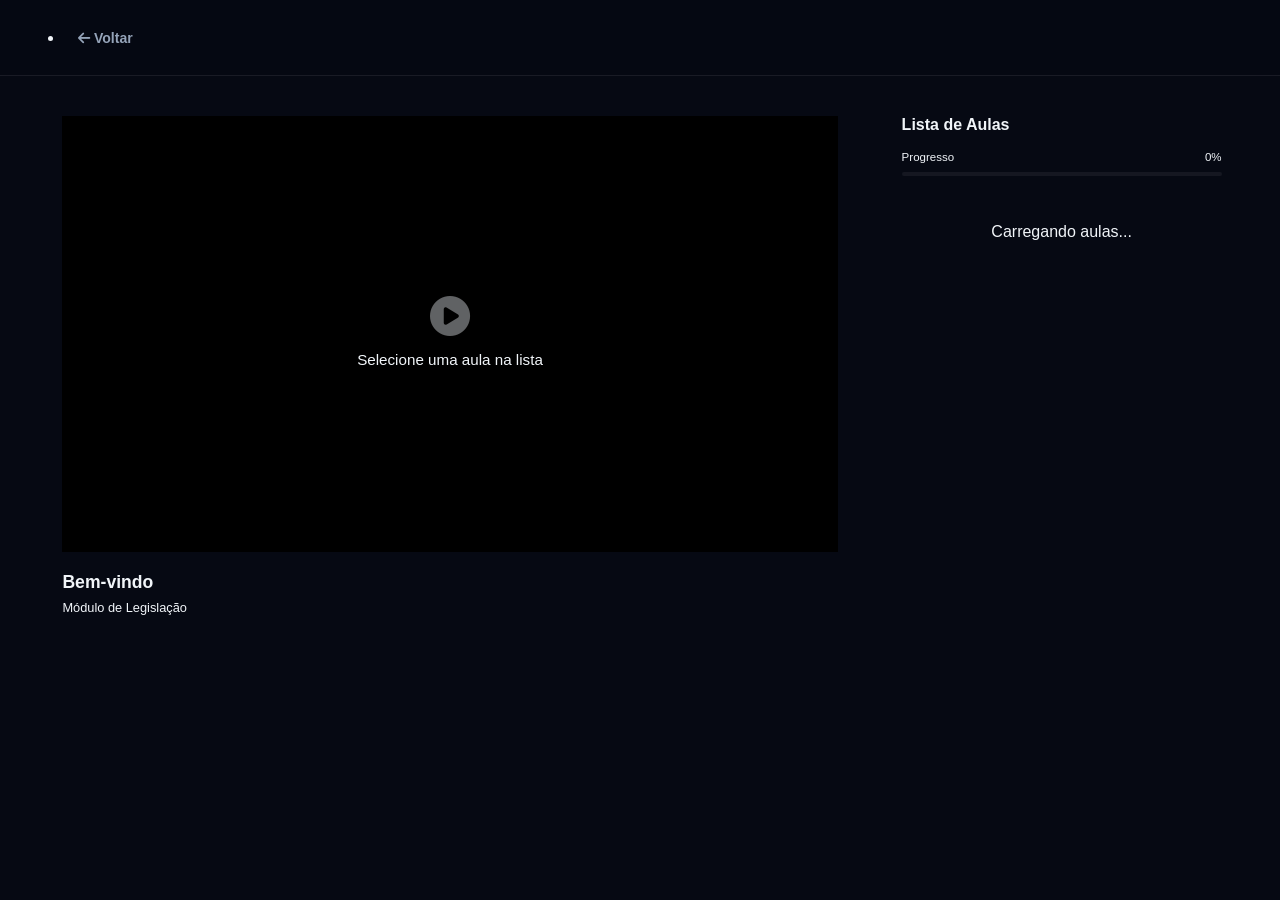
<file: cursos.html>
<!DOCTYPE html>
<html lang="pt-BR">
<head>
    <meta charset="UTF-8">
    <meta name="viewport" content="width=device-width, initial-scale=1.0">
    <title>Aulas | São Gotardo</title>
    <link rel="stylesheet" href="style.css">
    <link rel="stylesheet" href="https://cdnjs.cloudflare.com/ajax/libs/font-awesome/6.0.0/css/all.min.css">
</head>
<body>
    <nav class="navbar">
        <ul class="nav-linksc">
            <li><a href="cursoshome.html"><i class="fas fa-arrow-left"></i> Voltar</a></li>
        </ul>
    </nav>

    <div class="estudo-wrapper">
        <main class="video-main-container">
            <div class="video-wrapper">
                <iframe id="mainVideoPlayer" allow="autoplay"></iframe>
                <div id="videoPlaceholder">
                    <i class="fas fa-play-circle"></i>
                    <span>Selecione uma aula na lista</span>
                </div>
            </div>
            <div class="video-info-bar">
                <div>
                    <h2 id="lessonTitle">Bem-vindo</h2>
                    <p id="moduloSubtitulo">Módulo de Legislação</p>
                </div>
                <button id="btnConcluir" onclick="concluirAula()">✅ Concluir Aula</button>
            </div>
        </main>

        <aside class="sidebar-aulas">
            <div class="sidebar-header">
                <h3>Lista de Aulas</h3>
                <div class="sidebar-progress">
                    <span>Progresso</span>
                    <span id="sidebar-porc">0%</span>
                </div>
                <div class="sidebar-progress-bar">
                    <div class="sidebar-progress-fill" id="sidebar-barra"></div>
                </div>
            </div>
            <div class="sidebar-lista" id="lista-aulas"></div>
        </aside>
    </div>

    <!-- OVERLAY -->
    <div id="drawer-overlay" onclick="fecharDrawer()"></div>

    <!-- DRAWER MOBILE -->
    <div id="drawer-aulas">
        <div class="drawer-handle"></div>
        <div class="drawer-header">
            <h3>Lista de Aulas</h3>
            <button class="drawer-close" onclick="fecharDrawer()"><i class="fas fa-times"></i></button>
        </div>
        <div class="drawer-progress">
            <div class="drawer-progress-info">
                <span>Progresso</span>
                <span id="drawer-porc">0%</span>
            </div>
            <div class="drawer-progress-bar">
                <div class="drawer-progress-fill" id="drawer-barra"></div>
            </div>
        </div>
        <div class="drawer-lista" id="lista-aulas-mobile"></div>
    </div>

    <!-- BARRA INFERIOR MOBILE -->
    <div id="mobile-bar">
        <button id="btnConcluirMobile" onclick="concluirAula()">✅ Concluir Aula</button>
        <button id="btnAbrirLista" onclick="abrirDrawer()">
            <i class="fas fa-list"></i> Aulas
        </button>
    </div>

    <script src="script.js"></script>
    <script>
        function abrirDrawer() {
            document.getElementById('drawer-aulas').classList.add('aberto');
            document.getElementById('drawer-overlay').style.display = 'block';
            document.body.style.overflow = 'hidden';
        }

        function fecharDrawer() {
            document.getElementById('drawer-aulas').classList.remove('aberto');
            document.getElementById('drawer-overlay').style.display = 'none';
            document.body.style.overflow = '';
        }

        function renderizarSidebar() {
            const aulasParaExibir = window.CURSO_LEGISLACAO || [];

            if (aulasParaExibir.length === 0) {
                ['lista-aulas', 'lista-aulas-mobile'].forEach(id => {
                    const el = document.getElementById(id);
                    if (el) el.innerHTML = '<p style="padding: 15px; color: var(--text-dim); text-align: center;">Carregando aulas...</p>';
                });
                return;
            }

            const concluidas = JSON.parse(localStorage.getItem('aulas_concluidas')) || [];
            const idAtual = localStorage.getItem('aula_atual_id');
            const qtdConcluidas = concluidas.filter(id => aulasParaExibir.find(a => a.id === id)).length;
            const porc = Math.round((qtdConcluidas / aulasParaExibir.length) * 100);

            ['sidebar-porc', 'drawer-porc'].forEach(id => {
                const el = document.getElementById(id);
                if (el) el.innerText = porc + '%';
            });

            setTimeout(() => {
                ['sidebar-barra', 'drawer-barra'].forEach(id => {
                    const el = document.getElementById(id);
                    if (el) el.style.width = porc + '%';
                });
            }, 100);

            ['lista-aulas', 'lista-aulas-mobile'].forEach(containerId => {
                const container = document.getElementById(containerId);
                if (!container) return;
                container.innerHTML = '';

                aulasParaExibir.forEach(aula => {
                    const jaFeita = concluidas.includes(aula.id);
                    const isAtiva = idAtual === aula.id;
                    const item = document.createElement('div');
                    item.className = `btn-aula ${isAtiva ? 'active' : ''} ${jaFeita ? 'concluida' : ''}`;
                    item.innerHTML = `
                        <div class="aula-icone">
                            <i class="fas ${jaFeita ? 'fa-check' : (isAtiva ? 'fa-play' : 'fa-circle')}"></i>
                        </div>
                        <strong>${aula.title}</strong>
                    `;
                    item.onclick = () => {
                        localStorage.setItem('aula_atual_id', aula.id);
                        carregarAula(aula);
                        fecharDrawer();
                        renderizarSidebar();
                    };
                    container.appendChild(item);
                });
            });
        }

        function carregarAula(aula) {
            document.getElementById('videoPlaceholder').style.display = 'none';
            const player = document.getElementById('mainVideoPlayer');
            player.style.display = 'block';
            player.src = aula.url;
            document.getElementById('lessonTitle').innerText = aula.title;
            document.getElementById('btnConcluir').style.display = 'block';
            document.getElementById('btnConcluirMobile').style.display = 'block';
        }

        async function concluirAula() {
            const idAtual = localStorage.getItem('aula_atual_id');
            if (!idAtual) return alert("Selecione uma aula primeiro!");
            let concluidas = JSON.parse(localStorage.getItem('aulas_concluidas')) || [];
            if (!concluidas.includes(idAtual)) {
                concluidas.push(idAtual);
                localStorage.setItem('aulas_concluidas', JSON.stringify(concluidas));
                alert("Presença confirmada ✅");
                renderizarSidebar();
                
                const email = localStorage.getItem('user_email');
                const totalAulas = (window.CURSO_LEGISLACAO || []).length;
                if (email && typeof SHEET_API_URL !== 'undefined' && totalAulas > 0) {
                    const progressoCalc = Math.round((concluidas.length / totalAulas) * 100);
                    fetch(`${SHEET_API_URL}?acao=atualizarProgresso&email=${encodeURIComponent(email)}&progresso=${progressoCalc}`)
                        .catch(e => console.log("Erro ao sincronizar progresso:", e));
                }
            } else {
                alert("Você já marcou presença nesta aula.");
            }
        }

        window.addEventListener('DOMContentLoaded', async () => {
            if (typeof carregarVideosDoBackend === 'function') {
                await carregarVideosDoBackend();
            }
            renderizarSidebar();
        });
    </script>
</body>
</html>
</file>
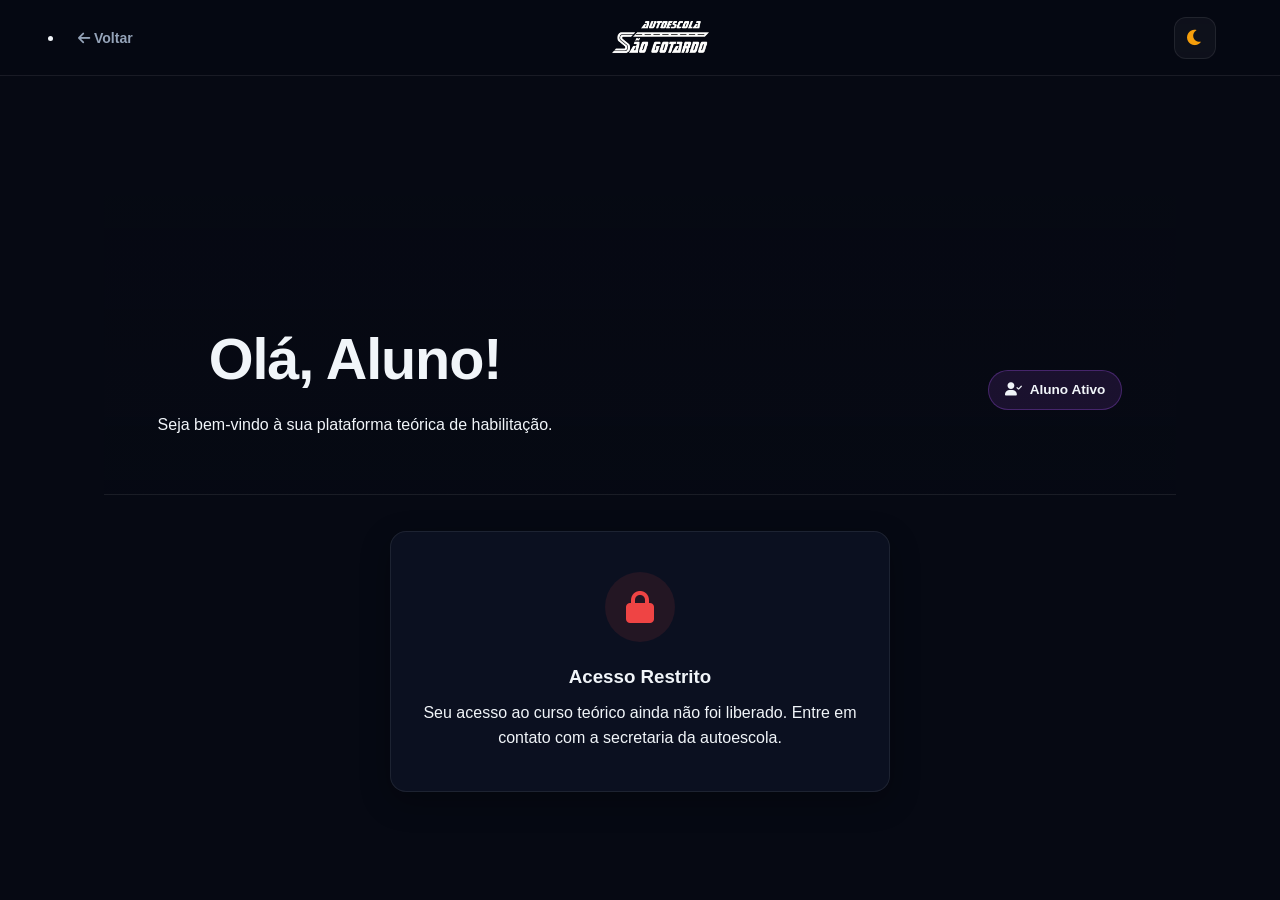
<file: cursoshome.html>
<!DOCTYPE html>
<html lang="pt-BR">
<head>
    <meta charset="UTF-8">
    <meta name="viewport" content="width=device-width, initial-scale=1.0">
    <title>Painel do Aluno | São Gotardo</title>
    <link rel="stylesheet" href="style.css">
    <link rel="stylesheet" href="https://cdnjs.cloudflare.com/ajax/libs/font-awesome/6.0.0/css/all.min.css">
</head>
<body>
     <nav class="navbarc">
        <ul class="nav-linksc">
            <li><a href="index.html"><i class="fas fa-arrow-left"></i> Voltar</a></li>
        </ul>
        
        <a href="cursoshome.html" class="logo">
            <div class="logo">
            <img src="Logo.png" alt="Autoescola São Gotardo" class="nav-logo">
            </div>
        </a>

        <!-- CONTROLES ADICIONAIS NA NAVBAR -->
        <div class="nav-controls">
            <!-- Botão que aciona a troca de tema no JS -->
            <button id="themeToggleBtn" class="btn-theme-toggle" title="Alternar Modo Claro/Escuro" aria-label="Alternar tema">
                <i class="fas fa-moon" id="themeIcon"></i>
            </button>
            <button class="btn-menu-mobile" id="mobileMenuBtn" aria-label="Abrir Menu">
                <i class="fas fa-bars"></i>
            </button>
        </div>
    </nav>

    <main class="painel-container">
        <!-- Header do Aluno -->
        <header class="painel-header">
            <div>
                <h1 class="gradient-text">Olá, <span id="displayNome">Aluno</span>!</h1>
                <p class="painel-subtitle">Seja bem-vindo à sua plataforma teórica de habilitação.</p>
            </div>
            <div class="header-badge-status">
                <i class="fas fa-user-check"></i>
                <span>Aluno Ativo</span>
            </div>
        </header>

        <!-- Grade de Cursos Liberados -->
        <div id="cursoLiberado" class="hidden">
            <div class="grid-cursos">
                <!-- Card do Módulo Teórico -->
                <article class="course-card">
                    <!-- Banner Profissional do Curso -->
                    <div class="module-image" style="background-image: url('');">
                        <div class="module-overlay"></div>
                        <span id="status-badge" class="module-badge">▶ Em Progresso</span>
                        <div class="module-image-title">
                            <span class="module-category"><i class="fas fa-book-open"></i> Formação Teórica</span>
                            <h2>Curso Completo de Legislação</h2>
                        </div>
                    </div>

                    <div class="course-body">
                        <p class="course-description">
                            Aulas teóricas completas: Legislação de Trânsito, Direção Defensiva, Primeiros Socorros, Meio Ambiente e Mecânica Básica.
                        </p>
                        
                        <div class="progress-card-container">
                            <div class="progress-header-info">
                                <span class="progress-label"><i class="fas fa-chart-line"></i> Progresso do Módulo</span>
                                <span id="texto-progresso-total" class="progress-value">0%</span>
                            </div>
                            <div class="progress-track">
                                <div id="barra-progresso-total" class="progress-fill-bar"></div>
                            </div>
                        </div>

                        <a href="cursos.html" class="btn-send" style="display: flex; align-items: center; justify-content: center; gap: 8px; text-decoration: none;">
                            <i class="fas fa-play"></i> Continuar de onde parou
                        </a>
                    </div>
                </article>
            </div>
        </div>

        <!-- Área de Acesso Bloqueado -->
        <div id="cursoBloqueado" class="course-card course-card-blocked hidden">
            <div class="blocked-icon-wrapper">
                <i class="fas fa-lock"></i>
            </div>
            <h3>Acesso Restrito</h3>
            <p class="painel-subtitle">Seu acesso ao curso teórico ainda não foi liberado. Entre em contato com a secretaria da autoescola.</p>
        </div>
    </main>

    <script src="script.js"></script>
    <script>
        document.addEventListener('DOMContentLoaded', async () => {
            // 1. Nome do aluno
            const nome = localStorage.getItem('user_name') || 'Aluno';
            const elNome = document.getElementById('displayNome');
            if (elNome) elNome.innerText = nome.split(' ')[0];

            // 2. Liberação do Curso
            const permissao = localStorage.getItem('permissao_curso');
            const areaLiberada = document.getElementById('cursoLiberado');
            const areaBloqueada = document.getElementById('cursoBloqueado');

            if (permissao === "SIM") {
                areaLiberada.classList.remove('hidden');
                areaBloqueada.classList.add('hidden');
            } else {
                areaLiberada.classList.add('hidden');
                areaBloqueada.classList.remove('hidden');
            }

            // 3. Carregar Lista de Aulas do Backend
            if (typeof carregarVideosDoBackend === 'function') {
                await carregarVideosDoBackend();
            }

            // 4. Progresso Geral
            const concluidas = JSON.parse(localStorage.getItem('aulas_concluidas')) || [];
            const totalAulas = (window.CURSO_LEGISLACAO || []).length;
            const porc = totalAulas > 0 ? Math.round((concluidas.length / totalAulas) * 100) : 0;

            const textoPorc = document.getElementById('texto-progresso-total');
            const barraPorc = document.getElementById('barra-progresso-total');

            if (textoPorc) textoPorc.innerText = porc + '%';
            if (barraPorc) {
                setTimeout(() => { barraPorc.style.width = porc + '%'; }, 200);
            }

            // 5. Badge Dinâmica
            const badge = document.getElementById('status-badge');
            if (badge) {
                if (porc >= 100) {
                    badge.innerText = '✅ Concluído';
                    badge.style.background = '#10b981';
                } else if (porc > 0) {
                    badge.innerText = '▶ Em Progresso';
                    badge.style.background = '#a855f7';
                } else {
                    badge.innerText = '🔒 Não Iniciado';
                    badge.style.background = '#64748b';
                }
            }
        });
    </script>
</body>
</html>
</file>
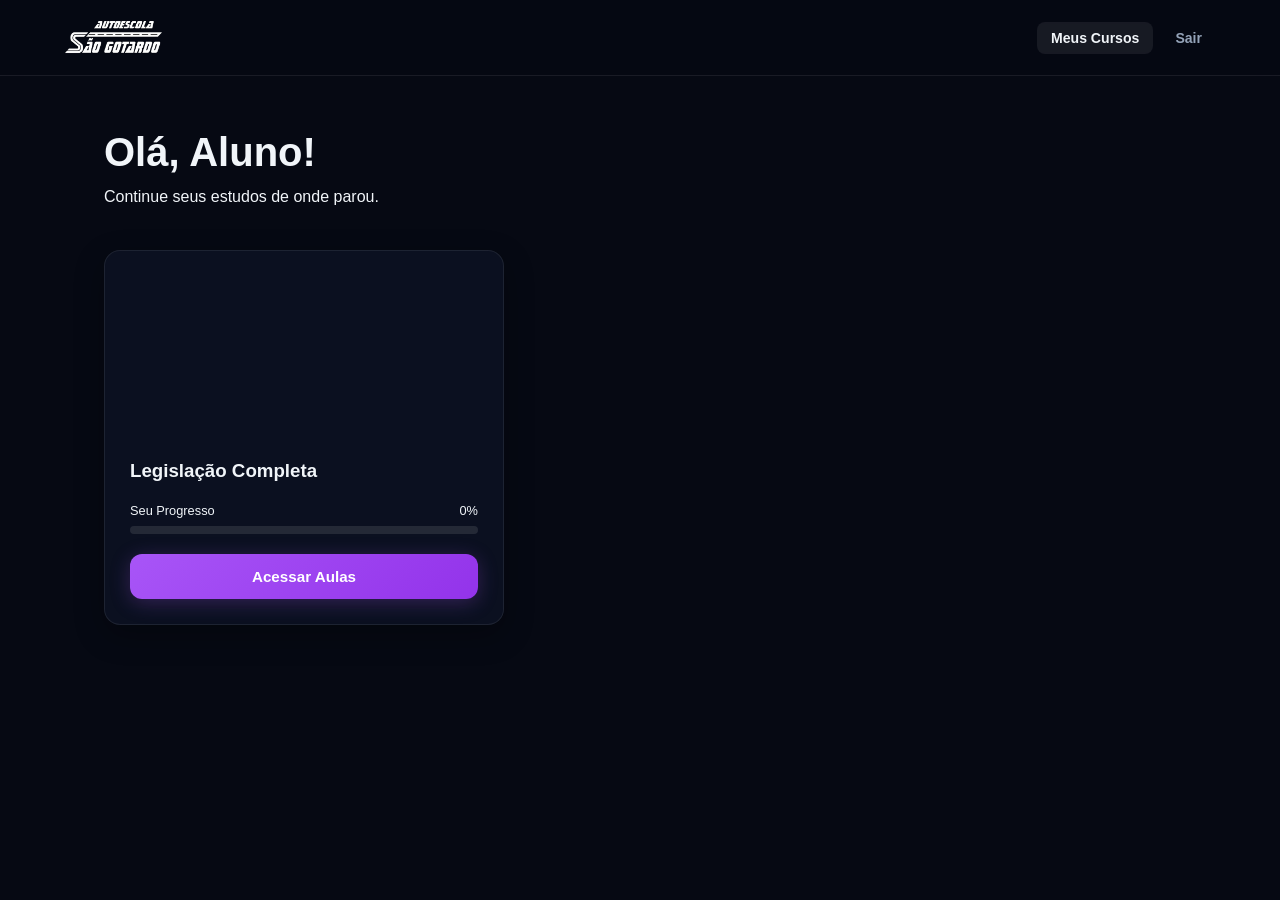
<file: homepage.html>
<!DOCTYPE html>
<html lang="pt-BR">
<head>
    <meta charset="UTF-8">
    <meta name="viewport" content="width=device-width, initial-scale=1.0">
    <title>Painel do Aluno | São Gotardo</title>
    <link rel="stylesheet" href="style.css">
</head>
<body>
    <nav class="navbar">
        <div class="logo">
            <img src="Logo.png" alt="Logo Autoescola São Gotardo" class="nav-logo">
            <span></span>
        </div>
        <ul class="nav-links">
            <li><a href="index.html" class="active">Meus Cursos</a></li>
            <li><a href="javascript:void(0)" onclick="logout()">Sair</a></li>
        </ul>
    </nav>

    <main style="padding: 120px 5% 40px; max-width: 1200px; margin: 0 auto;">
        <h1 class="gradient-text" style="font-size: 2.5rem;">Olá, <span id="displayNome">Aluno</span>!</h1>
        <p style="color: var(--text-dim); margin-bottom: 40px;">Continue seus estudos de onde parou.</p>

        <div class="course-card" style="max-width: 400px;">
            <div style="height: 180px; background: url('https://images.unsplash.com/photo-1449965408869-eaa3f722e40d?q=80&w=400') center/cover;"></div>
            <div style="padding: 25px;">
                <h3 style="margin-bottom: 15px;">Legislação Completa</h3>
                <div style="margin-bottom: 20px;">
                    <div style="display: flex; justify-content: space-between; font-size: 0.8rem; margin-bottom: 5px;">
                        <span>Seu Progresso</span>
                        <span id="porcentagemTexto">0%</span>
                    </div>
                    <div style="height: 8px; background: rgba(255,255,255,0.1); border-radius: 4px; overflow: hidden;">
                        <div id="barraProgressoFill" style="height: 100%; background: var(--primary); width: 0%; transition: 0.5s;"></div>
                    </div>
                </div>
                <button class="btn-send" style="width: 100%;" onclick="window.location.href='cursos.html'">Acessar Aulas</button>
            </div>
        </div>
    </main>
    <script src="script.js"></script>
</body>
</html>
</file>
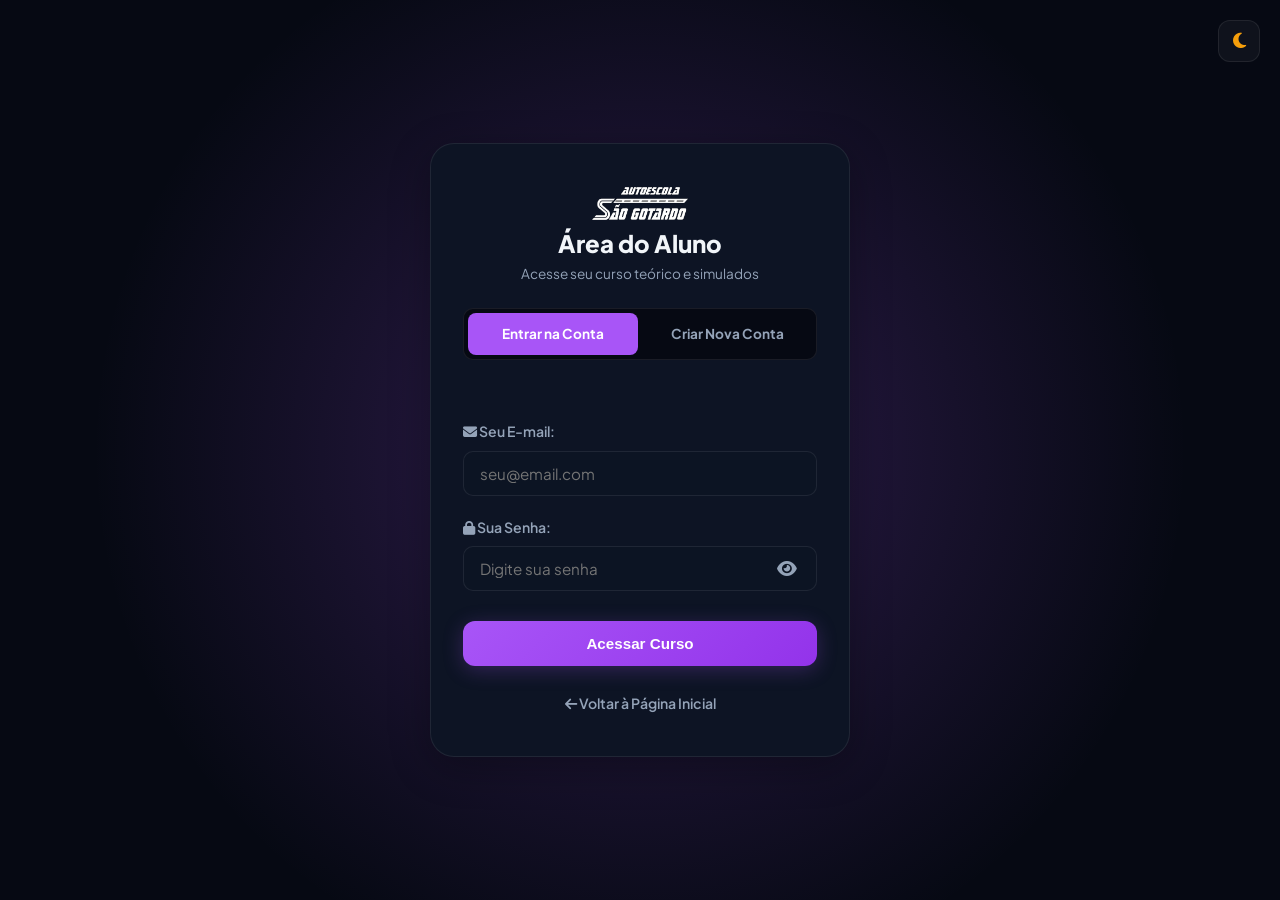
<file: login.html>
<!DOCTYPE html>
<html lang="pt-BR" data-theme="dark">
<head>
    <meta charset="UTF-8">
    <meta name="viewport" content="width=device-width, initial-scale=1.0">
    <link rel="icon" type="image/png" href="favicon.ico">
    <title>Área do Aluno | Autoescola São Gotardo</title>
    <link href="https://fonts.googleapis.com/css2?family=Plus+Jakarta+Sans:wght@400;500;600;700;800&display=swap" rel="stylesheet">
    <link rel="stylesheet" href="https://cdnjs.cloudflare.com/ajax/libs/font-awesome/6.4.0/css/all.min.css">
    <link rel="stylesheet" href="style.css">
</head>
<body class="auth-page">

    <!-- BOTÃO FLUTUANTE PARA MOSTRAR/ESCONDER MODO CLARO -->
    <div class="theme-toggle-floating">
        <button id="themeToggleBtn" class="btn-theme-toggle" title="Alternar Modo Claro/Escuro" aria-label="Alternar tema">
            <i class="fas fa-moon" id="themeIcon"></i>
        </button>
    </div>

    <div class="auth-container">
        <div class="auth-card">
            <a href="index.html" class="logo logo-center">
                <img src="Logo.png" alt="Autoescola São Gotardo" class="nav-logo">
            </a>

            <div class="auth-header-title">
                <h2>Área do Aluno</h2>
                <p>Acesse seu curso teórico e simulados</p>
            </div>

            <!-- ABAS PARA ALTERNAR ENTRE LOGIN E CADASTRO -->
            <div class="auth-tabs">
                <!-- Executa switchTab('login') no JS ao clicar -->
                <div class="tab active" id="tabLogin" onclick="switchTab('login')">Entrar na Conta</div>
                <!-- Executa switchTab('registro') no JS ao clicar -->
                <div class="tab" id="tabRegister" onclick="switchTab('registro')">Criar Nova Conta</div>
            </div>

            <!-- DIV RESERVADA PARA EXIBIR MENSAGENS DE SUCESSO OU ERRO -->
            <div id="authMessage" class="auth-msg"></div>

            <!-- FORMULÁRIO DE LOGIN -->
            <form id="loginForm">
                <div class="form-group">
                    <label for="loginEmail"><i class="fas fa-envelope"></i> Seu E-mail:</label>
                    <input type="email" id="loginEmail" placeholder="seu@email.com" required autocomplete="email">
                </div>

                <div class="form-group password-group">
                    <label for="loginPassword"><i class="fas fa-lock"></i> Sua Senha:</label>
                    <div class="input-with-icon">
                        <input type="password" id="loginPassword" placeholder="Digite sua senha" required autocomplete="current-password">
                        <!-- Chama a função JS togglePassword para alternar o tipo entre 'password' e 'text' -->
                        <button type="button" class="btn-eye" onclick="togglePassword('loginPassword', 'eyeIcon1')" aria-label="Mostrar ou ocultar senha">
                            <i class="fas fa-eye" id="eyeIcon1"></i>
                        </button>
                    </div>
                </div>

                <button type="submit" class="btn-send btn-full">
                    Acessar Curso
                </button>
            </form>

            <!-- FORMULÁRIO DE CADASTRO (INICIALMENTE ESCONDIDO COM A CLASSE .hidden) -->
            <form id="registerForm" class="hidden">
                <div class="form-group">
                    <label for="regNome"><i class="fas fa-user"></i> Nome Completo:</label>
                    <input type="text" id="regNome" placeholder="Seu nome completo" required autocomplete="name">
                </div>

                <div class="form-group">
                    <label for="regEmail"><i class="fas fa-envelope"></i> Seu E-mail:</label>
                    <input type="email" id="regEmail" placeholder="seu@email.com" required autocomplete="email">
                </div>

                <div class="form-group password-group">
                    <label for="regPassword"><i class="fas fa-lock"></i> Crie uma Senha:</label>
                    <div class="input-with-icon">
                        <input type="password" id="regPassword" placeholder="Mínimo 6 caracteres" required minlength="6" autocomplete="new-password">
                        <button type="button" class="btn-eye" onclick="togglePassword('regPassword', 'eyeIcon2')" aria-label="Mostrar ou ocultar senha">
                            <i class="fas fa-eye" id="eyeIcon2"></i>
                        </button>
                    </div>
                </div>

                <button type="submit" class="btn-send btn-full">
                    <i class="fas fa-user-plus"></i> Concluir Cadastro
                </button>
            </form>

            <div class="back-link">
                <a href="index.html"><i class="fas fa-arrow-left"></i> Voltar à Página Inicial</a>
            </div>
        </div>
    </div>

    <!-- Conecta com o script exclusivo da tela de login -->
    <script src="login.js"></script>
</body>
</html>
</file>
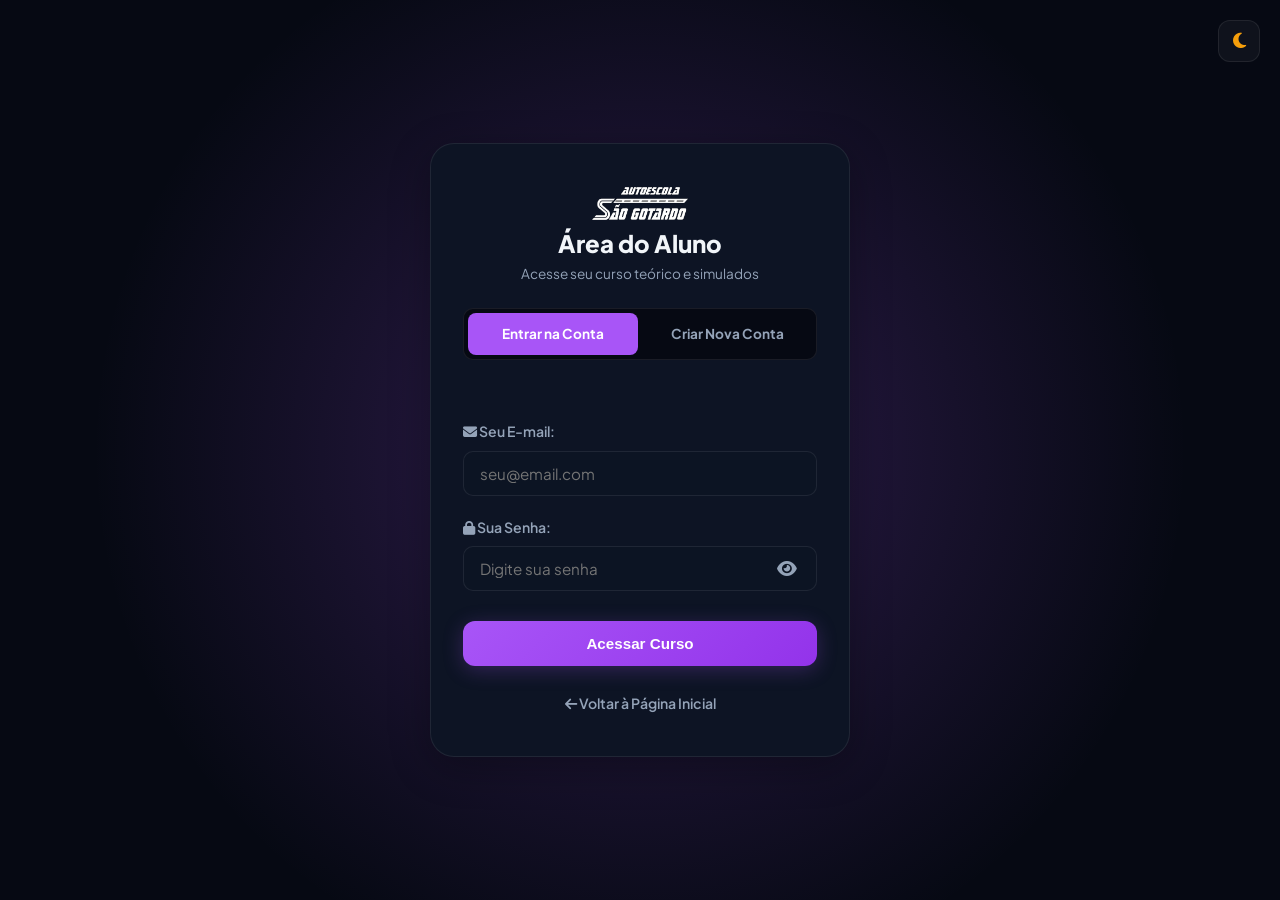
<file: simulado.html>
<!DOCTYPE html>
<html lang="pt-BR">
<head>
    <meta charset="UTF-8">
    <meta name="viewport" content="width=device-width, initial-scale=1.0">
    <title>Simulado | Autoescola São Gotardo</title>
    <link href="https://fonts.googleapis.com/css2?family=Inter:wght@400;600;800&display=swap" rel="stylesheet">
    <link rel="stylesheet" href="style.css">
    <link rel="stylesheet" href="https://cdnjs.cloudflare.com/ajax/libs/font-awesome/6.0.0/css/all.min.css">
    <style>
        /* ── SIMULADO ESPECÍFICO ── */
        .sim-wrapper {
            max-width: 860px;
            margin: 0 auto;
            padding: 100px 5% 60px;
        }

        /* ── TELA INICIAL ── */
        .sim-start-card {
            background: var(--card-bg);
            border: 1px solid var(--card-border);
            border-radius: var(--radius-xl);
            padding: 48px;
            text-align: center;
            animation: fadeIn 0.6s ease;
        }
        .sim-start-card .sim-icon {
            font-size: 3.5rem;
            margin-bottom: 20px;
            display: block;
        }
        .sim-start-card h2 {
            font-size: 2rem;
            margin-bottom: 12px;
        }
        .sim-start-card p {
            color: var(--text-dim);
            max-width: 480px;
            margin: 0 auto 32px;
            line-height: 1.7;
        }
        .sim-info-badges {
            display: flex;
            justify-content: center;
            gap: 16px;
            flex-wrap: wrap;
            margin-bottom: 36px;
        }
        .sim-badge {
            background: rgba(168, 85, 247, 0.1);
            border: 1px solid rgba(168, 85, 247, 0.25);
            color: var(--primary);
            padding: 8px 18px;
            border-radius: 50px;
            font-size: 0.82rem;
            font-weight: 600;
            display: flex;
            align-items: center;
            gap: 7px;
        }

        /* ── HEADER DO SIMULADO ── */
        .sim-header {
            display: flex;
            justify-content: space-between;
            align-items: center;
            background: var(--card-bg);
            border: 1px solid var(--card-border);
            border-radius: var(--radius-lg);
            padding: 16px 24px;
            margin-bottom: 24px;
            flex-wrap: wrap;
            gap: 12px;
        }
        .sim-counter {
            font-size: 0.85rem;
            color: var(--text-dim);
            font-weight: 500;
        }
        .sim-counter strong {
            color: var(--text);
            font-size: 1rem;
        }
        .sim-timer {
            display: flex;
            align-items: center;
            gap: 10px;
            font-size: 1.4rem;
            font-weight: 800;
            font-variant-numeric: tabular-nums;
            color: var(--primary);
            letter-spacing: 0.05em;
        }
        .sim-timer.warning { color: #f59e0b; }
        .sim-timer.danger  { color: var(--danger); animation: pulse 1s infinite; }
        @keyframes pulse { 0%,100%{opacity:1} 50%{opacity:0.5} }

        /* ── BARRA DE PROGRESSO ── */
        .sim-progress-bar {
            height: 4px;
            background: rgba(255,255,255,0.07);
            border-radius: 4px;
            overflow: hidden;
            margin-bottom: 28px;
        }
        .sim-progress-fill {
            height: 100%;
            background: linear-gradient(90deg, var(--primary), #c084fc);
            transition: width 0.4s ease;
            border-radius: 4px;
        }

        /* ── CARD DA QUESTÃO ── */
        .sim-question-card {
            background: var(--card-bg);
            border: 1px solid var(--card-border);
            border-radius: var(--radius-xl);
            padding: 36px;
            margin-bottom: 20px;
            animation: fadeIn 0.4s ease;
        }
        .sim-question-num {
            font-size: 0.72rem;
            font-weight: 700;
            text-transform: uppercase;
            letter-spacing: 0.1em;
            color: var(--primary);
            margin-bottom: 14px;
        }
        .sim-question-text {
            font-size: 1.05rem;
            font-weight: 600;
            line-height: 1.6;
            margin-bottom: 28px;
            color: var(--text);
        }

        /* ── ALTERNATIVAS ── */
        .sim-options {
            display: flex;
            flex-direction: column;
            gap: 12px;
        }
        .sim-option {
            display: flex;
            align-items: center;
            gap: 14px;
            background: rgba(255,255,255,0.025);
            border: 1.5px solid var(--card-border);
            border-radius: var(--radius-md);
            padding: 14px 18px;
            cursor: pointer;
            transition: var(--transition);
            text-align: left;
            width: 100%;
            font-size: 0.93rem;
            color: var(--text);
            font-family: 'Inter', sans-serif;
            line-height: 1.5;
        }
        .sim-option:hover:not(:disabled) {
            background: rgba(168, 85, 247, 0.07);
            border-color: rgba(168, 85, 247, 0.3);
        }
        .sim-option.selected {
            background: rgba(168, 85, 247, 0.12);
            border-color: var(--primary);
        }
        .sim-option.correct {
            background: rgba(16, 185, 129, 0.12) !important;
            border-color: var(--success) !important;
            color: #34d399;
        }
        .sim-option.wrong {
            background: rgba(239, 68, 68, 0.1) !important;
            border-color: var(--danger) !important;
            color: #f87171;
        }
        .sim-option:disabled { cursor: default; }
        .opt-letter {
            min-width: 30px;
            height: 30px;
            border-radius: 8px;
            background: rgba(255,255,255,0.06);
            display: flex;
            align-items: center;
            justify-content: center;
            font-weight: 700;
            font-size: 0.78rem;
            letter-spacing: 0.05em;
            flex-shrink: 0;
            transition: var(--transition);
        }
        .sim-option.selected .opt-letter { background: var(--primary); color: white; }
        .sim-option.correct .opt-letter  { background: var(--success); color: white; }
        .sim-option.wrong   .opt-letter  { background: var(--danger); color: white; }

        /* ── FEEDBACK DA QUESTÃO ── */
        .sim-feedback {
            margin-top: 18px;
            padding: 14px 18px;
            border-radius: var(--radius-md);
            font-size: 0.87rem;
            display: none;
            align-items: flex-start;
            gap: 10px;
            line-height: 1.55;
        }
        .sim-feedback.show { display: flex; animation: fadeIn 0.3s ease; }
        .sim-feedback.ok  { background: rgba(16,185,129,0.1); border: 1px solid rgba(16,185,129,0.2); color: #34d399; }
        .sim-feedback.err { background: rgba(239,68,68,0.1);  border: 1px solid rgba(239,68,68,0.2);  color: #f87171; }

        /* ── NAVEGAÇÃO ── */
        .sim-nav {
            display: flex;
            justify-content: space-between;
            align-items: center;
            gap: 12px;
            flex-wrap: wrap;
        }
        .sim-nav .btn-send { width: auto; padding: 12px 28px; }
        .btn-outline {
            background: transparent;
            border: 1.5px solid var(--card-border);
            color: var(--text-dim);
            padding: 12px 24px;
            border-radius: var(--radius-md);
            font-size: 0.9rem;
            font-weight: 600;
            cursor: pointer;
            transition: var(--transition);
            font-family: 'Inter', sans-serif;
        }
        .btn-outline:hover { border-color: var(--primary); color: var(--primary); }
        .btn-danger {
            background: rgba(239,68,68,0.1);
            border: 1.5px solid rgba(239,68,68,0.25);
            color: var(--danger);
            padding: 10px 20px;
            border-radius: var(--radius-md);
            font-size: 0.82rem;
            font-weight: 600;
            cursor: pointer;
            transition: var(--transition);
            font-family: 'Inter', sans-serif;
        }
        .btn-danger:hover { background: rgba(239,68,68,0.2); }

        /* ── MAPA DE QUESTÕES ── */
        .sim-map {
            display: flex;
            flex-wrap: wrap;
            gap: 8px;
            margin-top: 24px;
        }
        .sim-map-btn {
            width: 36px;
            height: 36px;
            border-radius: 8px;
            background: rgba(255,255,255,0.04);
            border: 1.5px solid var(--card-border);
            color: var(--text-dim);
            font-size: 0.75rem;
            font-weight: 600;
            cursor: pointer;
            transition: var(--transition);
            font-family: 'Inter', sans-serif;
        }
        .sim-map-btn:hover { border-color: var(--primary); color: var(--primary); }
        .sim-map-btn.answered { background: rgba(168,85,247,0.12); border-color: var(--primary); color: var(--primary); }
        .sim-map-btn.current  { background: var(--primary); color: white; border-color: var(--primary); }
        .sim-map-btn.q-correct{ background: rgba(16,185,129,0.15); border-color: var(--success); color: #34d399; }
        .sim-map-btn.q-wrong  { background: rgba(239,68,68,0.1); border-color: var(--danger); color: #f87171; }

        /* ── TELA DE RESULTADO ── */
        .sim-result-card {
            background: var(--card-bg);
            border: 1px solid var(--card-border);
            border-radius: var(--radius-xl);
            padding: 48px 36px;
            text-align: center;
            animation: fadeIn 0.5s ease;
        }
        .result-circle {
            width: 130px;
            height: 130px;
            border-radius: 50%;
            margin: 0 auto 28px;
            display: flex;
            align-items: center;
            justify-content: center;
            flex-direction: column;
            font-size: 2rem;
            font-weight: 800;
            position: relative;
        }
        .result-circle.pass { background: rgba(16,185,129,0.12); border: 3px solid var(--success); color: var(--success); }
        .result-circle.fail { background: rgba(239,68,68,0.1);  border: 3px solid var(--danger);  color: var(--danger); }
        .result-circle small { font-size: 0.65rem; font-weight: 600; opacity: 0.7; margin-top: 2px; }
        .result-stats {
            display: flex;
            justify-content: center;
            gap: 24px;
            flex-wrap: wrap;
            margin: 28px 0;
        }
        .result-stat {
            background: rgba(255,255,255,0.04);
            border: 1px solid var(--card-border);
            border-radius: var(--radius-md);
            padding: 18px 28px;
            min-width: 110px;
        }
        .result-stat .stat-val { font-size: 1.8rem; font-weight: 800; }
        .result-stat .stat-lbl { font-size: 0.72rem; color: var(--text-dim); text-transform: uppercase; letter-spacing: 0.07em; margin-top: 4px; }
        .result-stat.s-ok .stat-val  { color: var(--success); }
        .result-stat.s-err .stat-val { color: var(--danger); }
        .result-stat.s-skip .stat-val { color: var(--text-dim); }
        .result-actions { display: flex; gap: 12px; justify-content: center; flex-wrap: wrap; margin-top: 32px; }

        /* ── LOADING ── */
        .sim-loading {
            text-align: center;
            padding: 80px 0;
        }
        .sim-loading .spinner {
            width: 48px; height: 48px;
            border: 3px solid rgba(168,85,247,0.2);
            border-top-color: var(--primary);
            border-radius: 50%;
            animation: spin 0.8s linear infinite;
            margin: 0 auto 20px;
        }
        @keyframes spin { to { transform: rotate(360deg); } }

        /* ── REVISÃO ── */
        .review-item {
            background: var(--card-bg);
            border: 1px solid var(--card-border);
            border-radius: var(--radius-lg);
            padding: 24px;
            margin-bottom: 16px;
        }
        .review-item .q-label {
            font-size: 0.7rem; font-weight: 700; text-transform: uppercase;
            letter-spacing: 0.1em; margin-bottom: 10px;
        }
        .review-item.r-ok  { border-left: 3px solid var(--success); }
        .review-item.r-ok .q-label  { color: var(--success); }
        .review-item.r-err { border-left: 3px solid var(--danger); }
        .review-item.r-err .q-label { color: var(--danger); }
        .review-item.r-skip { border-left: 3px solid var(--text-muted); }
        .review-item.r-skip .q-label { color: var(--text-muted); }

        @media (max-width: 600px) {
            .sim-question-card { padding: 24px 18px; }
            .sim-start-card    { padding: 32px 20px; }
            .sim-result-card   { padding: 32px 20px; }
            .result-stats      { gap: 12px; }
        }
    </style>
</head>
<body>
    <!-- NAVBAR -->
    <nav class="navbar">
        <div class="logo">
            <img src="Logo.png" alt="Logo Autoescola São Gotardo" class="nav-logo">
        </div>
        <ul class="nav-linksc">
            <li><a href="cursoshome.html">Cursos</a></li>
            <li><a href="simulado.html" class="active">Simulados</a></li>
            <li><a href="javascript:void(0)" onclick="logout()">Sair</a></li>
        </ul>
    </nav>

    <div class="sim-wrapper">

        <!-- ══════════════════════════════════
             TELA 0: ACESSO BLOQUEADO
        ══════════════════════════════════ -->
        <div id="telaBloqueado" class="hidden">
            <div class="sim-start-card" style="border-color: rgba(239,68,68,0.25);">
                <span class="sim-icon">🔒</span>
                <h2 style="background: linear-gradient(120deg,#fff 20%,#ef4444 80%); -webkit-background-clip:text; -webkit-text-fill-color:transparent; background-clip:text;">
                    Acesso Restrito
                </h2>
                <p>O seu acesso ao simulado ainda não foi liberado pela administração.<br>Entre em contato com a autoescola para mais informações.</p>
                <a href="cursoshome.html" class="btn-send" style="max-width:260px; margin:0 auto; display:block; text-align:center; text-decoration:none;">
                    <i class="fas fa-arrow-left" style="margin-right:8px;"></i> Voltar aos Cursos
                </a>
            </div>
        </div>

        <!-- ══════════════════════════════════
             TELA 1: INÍCIO
        ══════════════════════════════════ -->
        <div id="telaInicio" class="hidden">
            <div class="sim-start-card">
                <span class="sim-icon">📋</span>
                <h2 class="gradient-text">Simulado de Legislação</h2>
                <p>Teste seus conhecimentos com questões aleatórias do banco de dados. Você terá <strong>1 hora</strong> para responder até <strong>30 questões</strong>. Precisa acertar 70% para ser aprovado.</p>
                <div class="sim-info-badges">
                    <span class="sim-badge"><i class="fas fa-list-ol"></i> 30 questões</span>
                    <span class="sim-badge"><i class="fas fa-clock"></i> 60 minutos</span>
                    <span class="sim-badge"><i class="fas fa-check-circle"></i> Mínimo 70% para aprovação</span>
                </div>
                <button class="btn-send" style="max-width:260px; margin:0 auto;" onclick="iniciarSimulado()">
                    <i class="fas fa-play" style="margin-right:8px;"></i> Iniciar Simulado
                </button>
            </div>
        </div>

        <!-- ══════════════════════════════════
             TELA 2: CARREGANDO
        ══════════════════════════════════ -->
        <div id="telaLoading" class="hidden">
            <div class="sim-loading">
                <div class="spinner"></div>
                <p style="color:var(--text-dim);">Carregando questões...</p>
            </div>
        </div>

        <!-- ══════════════════════════════════
             TELA 3: SIMULADO ATIVO
        ══════════════════════════════════ -->
        <div id="telaSimulado" class="hidden">
            <!-- Header com timer -->
            <div class="sim-header">
                <div class="sim-counter">
                    Questão <strong id="numAtual">1</strong> de <strong id="numTotal">30</strong>
                </div>
                <div class="sim-timer" id="timerDisplay">
                    <i class="fas fa-clock"></i>
                    <span id="timerTexto">60:00</span>
                </div>
                <button class="btn-danger" onclick="confirmarEncerrar()">
                    <i class="fas fa-stop"></i> Encerrar
                </button>
            </div>

            <!-- Barra de progresso -->
            <div class="sim-progress-bar">
                <div class="sim-progress-fill" id="barraProgSim" style="width:0%"></div>
            </div>

            <!-- Questão -->
            <div class="sim-question-card" id="questionCard">
                <div class="sim-question-num" id="questionNum">QUESTÃO 1</div>
                <div class="sim-question-text" id="questionText">Carregando...</div>
                <div class="sim-options" id="optionsContainer"></div>
                <div class="sim-feedback" id="feedbackBox">
                    <i class="fas fa-info-circle" style="margin-top:2px; flex-shrink:0;"></i>
                    <span id="feedbackText"></span>
                </div>
            </div>

            <!-- Navegação -->
            <div class="sim-nav">
                <button class="btn-outline" onclick="navegarQuestao(-1)" id="btnAnterior">
                    <i class="fas fa-arrow-left"></i> Anterior
                </button>
                <button class="btn-send" onclick="navegarQuestao(1)" id="btnProximo" style="min-width:140px;">
                    Próxima <i class="fas fa-arrow-right"></i>
                </button>
            </div>

            <!-- Mapa de questões -->
            <div style="margin-top:32px;">
                <p style="font-size:0.78rem; color:var(--text-dim); font-weight:600; text-transform:uppercase; letter-spacing:0.08em; margin-bottom:12px;">
                    Mapa de Questões
                </p>
                <div class="sim-map" id="mapaQuestoes"></div>
            </div>
        </div>

        <!-- ══════════════════════════════════
             TELA 4: RESULTADO
        ══════════════════════════════════ -->
        <div id="telaResultado" class="hidden">
            <div class="sim-result-card">
                <div class="result-circle" id="resultCircle">
                    <span id="resultPct">0%</span>
                    <small id="resultLabel">APROVADO</small>
                </div>
                <h2 id="resultTitulo" style="margin-bottom:8px;"></h2>
                <p id="resultSubtitulo" style="color:var(--text-dim); margin-bottom:4px;"></p>

                <div class="result-stats">
                    <div class="result-stat s-ok">
                        <div class="stat-val" id="rCertas">0</div>
                        <div class="stat-lbl">Acertos</div>
                    </div>
                    <div class="result-stat s-err">
                        <div class="stat-val" id="rErros">0</div>
                        <div class="stat-lbl">Erros</div>
                    </div>
                    <div class="result-stat s-skip">
                        <div class="stat-val" id="rPuladas">0</div>
                        <div class="stat-lbl">Não respondidas</div>
                    </div>
                    <div class="result-stat">
                        <div class="stat-val" id="rTempo" style="color:var(--primary)">--</div>
                        <div class="stat-lbl">Tempo usado</div>
                    </div>
                </div>

                <div class="result-actions">
                    <button class="btn-outline" onclick="verRevisao()">
                        <i class="fas fa-search"></i> Revisar Respostas
                    </button>
                    <button class="btn-send" style="width:auto;" onclick="reiniciarSimulado()">
                        <i class="fas fa-redo"></i> Novo Simulado
                    </button>
                </div>
            </div>
        </div>

        <!-- ══════════════════════════════════
             TELA 5: REVISÃO
        ══════════════════════════════════ -->
        <div id="telaRevisao" class="hidden">
            <div style="display:flex; align-items:center; justify-content:space-between; margin-bottom:28px; flex-wrap:wrap; gap:12px;">
                <h2 class="gradient-text">Revisão do Simulado</h2>
                <button class="btn-outline" onclick="voltarResultado()">
                    <i class="fas fa-arrow-left"></i> Voltar ao resultado
                </button>
            </div>
            <div id="revisaoContainer"></div>
        </div>

    </div><!-- /sim-wrapper -->

    <script src="script.js"></script>
    <script>
    // ═══════════════════════════════════════════════════
    //  CONFIGURAÇÃO
    // ═══════════════════════════════════════════════════
    // URL do seu Google Apps Script (mesmo já usado no login)
    const SIMULADO_API_URL = 'https://script.google.com/macros/s/AKfycbzVtKRAkHOo_n8MT1rbi0RFUbQqOhmHZdvIlYBrEA943lPdQ-z2W_MzzYqMMfqcCadG/exec';

    const TOTAL_QUESTOES  = 30;     // máximo de questões por simulado
    const TEMPO_TOTAL_SEG = 3600;   // 60 minutos
    const APROVACAO_PCT   = 70;     // % mínimo para aprovação

    // ═══════════════════════════════════════════════════
    //  ESTADO
    // ═══════════════════════════════════════════════════
    let questoes       = [];   // banco carregado da planilha
    let questoesSim    = [];   // 30 sorteadas
    let respostas      = {};   // { index: letra_escolhida }
    let indexAtual     = 0;
    let timerInterval  = null;
    let segundosLeft   = TEMPO_TOTAL_SEG;
    let simuladoAtivo  = false;
    let tempoUsado     = 0;

    // ═══════════════════════════════════════════════════
    //  GUARD DE LOGIN + PERMISSÃO
    // ═══════════════════════════════════════════════════
    (function verificarAcesso() {
        // 1. Não está logado → redireciona para o login
        if (localStorage.getItem('usuario_logado') !== 'true') {
            window.location.replace('login.html');
            return;
        }
        // 2. Logado mas curso não liberado → mostra tela de bloqueio
        const permissao = localStorage.getItem('permissao_curso') || '';
        if (permissao.trim().toUpperCase() !== 'SIM') {
            // Espera o DOM carregar para mostrar a tela correta
            document.addEventListener('DOMContentLoaded', () => mostrarTela('telaBloqueado'));
        }
        // 3. Liberado → revela telaInicio no DOMContentLoaded
        else {
            document.addEventListener('DOMContentLoaded', () => mostrarTela('telaInicio'));
        }
    })();

    // ═══════════════════════════════════════════════════
    //  TELAS
    // ═══════════════════════════════════════════════════
    function mostrarTela(id) {
        ['telaBloqueado','telaInicio','telaLoading','telaSimulado','telaResultado','telaRevisao']
            .forEach(t => document.getElementById(t).classList.add('hidden'));
        document.getElementById(id).classList.remove('hidden');
    }

    // ═══════════════════════════════════════════════════
    //  CARREGAR QUESTÕES DA PLANILHA
    //  A planilha precisa ter uma aba chamada "Simulado"
    //  com as colunas:
    //    A: pergunta | B: alternativa_a | C: alternativa_b
    //    D: alternativa_c | E: alternativa_d | F: gabarito (A/B/C/D)
    //    G: explicacao (opcional)
    // ═══════════════════════════════════════════════════
    async function carregarQuestoes() {
        const url = `${SIMULADO_API_URL}?acao=simulado&t=${Date.now()}`;
        const resp = await fetch(url);
        const texto = await resp.text();

        // Tenta JSON puro
        try {
            const dados = JSON.parse(texto);
            if (Array.isArray(dados)) return dados;
        } catch(e) {}

        // Fallback: CSV simples (linha por questão, separador |)
        // Formato: pergunta|a|b|c|d|gabarito|explicacao
        const linhas = texto.trim().split('\n').filter(l => l.trim());
        return linhas.map(linha => {
            const partes = linha.split('|');
            return {
                pergunta:    (partes[0] || '').trim(),
                a:           (partes[1] || '').trim(),
                b:           (partes[2] || '').trim(),
                c:           (partes[3] || '').trim(),
                d:           (partes[4] || '').trim(),
                gabarito:    (partes[5] || '').trim().toUpperCase(),
                explicacao:  (partes[6] || '').trim(),
            };
        }).filter(q => q.pergunta && q.gabarito);
    }

    // ═══════════════════════════════════════════════════
    //  INICIAR
    // ═══════════════════════════════════════════════════
    async function iniciarSimulado() {
        mostrarTela('telaLoading');
        try {
            questoes = await carregarQuestoes();

            if (!questoes || questoes.length === 0) {
                alert('⚠️ Nenhuma questão encontrada na planilha.\n\nVerifique se o seu Google Apps Script retorna as questões com ação "simulado".');
                mostrarTela('telaInicio');
                return;
            }

            // Sorteia até TOTAL_QUESTOES questões aleatórias
            const embaralhado = [...questoes].sort(() => Math.random() - 0.5);
            questoesSim = embaralhado.slice(0, Math.min(TOTAL_QUESTOES, embaralhado.length));

            // Reseta estado
            respostas      = {};
            indexAtual     = 0;
            segundosLeft   = TEMPO_TOTAL_SEG;
            simuladoAtivo  = true;
            tempoUsado     = 0;

            // Atualiza total
            document.getElementById('numTotal').textContent = questoesSim.length;

            // Monta mapa
            montarMapaQuestoes();

            // Renderiza primeira questão
            renderizarQuestao(0);
            mostrarTela('telaSimulado');

            // Inicia timer
            iniciarTimer();

        } catch(err) {
            console.error(err);
            alert('❌ Erro ao carregar as questões. Verifique sua conexão e o Google Apps Script.');
            mostrarTela('telaInicio');
        }
    }

    // ═══════════════════════════════════════════════════
    //  TIMER
    // ═══════════════════════════════════════════════════
    function iniciarTimer() {
        clearInterval(timerInterval);
        timerInterval = setInterval(() => {
            if (!simuladoAtivo) { clearInterval(timerInterval); return; }
            segundosLeft--;
            tempoUsado++;
            atualizarTimerDisplay();
            if (segundosLeft <= 0) {
                clearInterval(timerInterval);
                finalizarSimulado(true);
            }
        }, 1000);
    }

    function atualizarTimerDisplay() {
        const min = Math.floor(segundosLeft / 60);
        const seg = segundosLeft % 60;
        const txt = `${String(min).padStart(2,'0')}:${String(seg).padStart(2,'0')}`;
        const el  = document.getElementById('timerTexto');
        const wr  = document.getElementById('timerDisplay');
        if (el) el.textContent = txt;
        if (wr) {
            wr.classList.remove('warning','danger');
            if (segundosLeft <= 60)        wr.classList.add('danger');
            else if (segundosLeft <= 600)  wr.classList.add('warning');
        }
    }

    // ═══════════════════════════════════════════════════
    //  RENDERIZAR QUESTÃO
    // ═══════════════════════════════════════════════════
    function renderizarQuestao(idx) {
        const q = questoesSim[idx];
        if (!q) return;

        const respondida = respostas[idx] !== undefined;

        // Cabeçalho
        document.getElementById('numAtual').textContent   = idx + 1;
        document.getElementById('questionNum').textContent = `QUESTÃO ${idx + 1}`;
        document.getElementById('questionText').textContent = q.pergunta;

        // Barra
        const pct = ((idx + 1) / questoesSim.length) * 100;
        document.getElementById('barraProgSim').style.width = pct + '%';

        // Alternativas
        const container = document.getElementById('optionsContainer');
        container.innerHTML = '';
        const letras = ['A','B','C','D'];
        const textos = [q.a, q.b, q.c, q.d].filter(t => t);

        textos.forEach((txt, i) => {
            const letra = letras[i];
            const btn   = document.createElement('button');
            btn.className = 'sim-option';
            btn.innerHTML = `<span class="opt-letter">${letra}</span><span>${txt}</span>`;
            btn.onclick   = () => responder(idx, letra, btn);

            if (respondida) {
                btn.disabled = true;
                const resp = respostas[idx];
                if (letra === q.gabarito) btn.classList.add('correct');
                else if (letra === resp)  btn.classList.add('wrong');
                btn.classList.toggle('selected', letra === resp);
            }
            container.appendChild(btn);
        });

        // Feedback
        const fb = document.getElementById('feedbackBox');
        const ft = document.getElementById('feedbackText');
        if (respondida) {
            const acertou = respostas[idx] === q.gabarito;
            fb.className  = `sim-feedback show ${acertou ? 'ok' : 'err'}`;
            const explicacao = q.explicacao ? ` — ${q.explicacao}` : '';
            ft.textContent = acertou
                ? `✅ Correto! Gabarito: ${q.gabarito}${explicacao}`
                : `❌ Incorreto. Gabarito correto: ${q.gabarito}${explicacao}`;
        } else {
            fb.className = 'sim-feedback';
        }

        // Navegação
        document.getElementById('btnAnterior').disabled = idx === 0;
        const btnProx = document.getElementById('btnProximo');
        if (idx === questoesSim.length - 1) {
            btnProx.innerHTML = 'Finalizar <i class="fas fa-flag-checkered"></i>';
            btnProx.onclick   = () => confirmarFinalizar();
        } else {
            btnProx.innerHTML = 'Próxima <i class="fas fa-arrow-right"></i>';
            btnProx.onclick   = () => navegarQuestao(1);
        }

        // Atualiza mapa
        atualizarMapaQuestoes(idx);
    }

    // ═══════════════════════════════════════════════════
    //  RESPONDER
    // ═══════════════════════════════════════════════════
    function responder(idx, letra, btnClicado) {
        if (respostas[idx] !== undefined) return; // já respondida
        respostas[idx] = letra;

        const q = questoesSim[idx];

        // Desabilita todos os botões
        document.querySelectorAll('.sim-option').forEach(b => {
            b.disabled = true;
            const l = b.querySelector('.opt-letter')?.textContent;
            if (l === q.gabarito) b.classList.add('correct');
            else if (l === letra) b.classList.add('wrong');
        });
        btnClicado.classList.add('selected');

        // Feedback
        const acertou = letra === q.gabarito;
        const fb = document.getElementById('feedbackBox');
        const ft = document.getElementById('feedbackText');
        const explicacao = q.explicacao ? ` — ${q.explicacao}` : '';
        fb.className  = `sim-feedback show ${acertou ? 'ok' : 'err'}`;
        ft.textContent = acertou
            ? `✅ Correto! Gabarito: ${q.gabarito}${explicacao}`
            : `❌ Incorreto. Gabarito correto: ${q.gabarito}${explicacao}`;

        atualizarMapaQuestoes(idx);
    }

    // ═══════════════════════════════════════════════════
    //  NAVEGAR
    // ═══════════════════════════════════════════════════
    function navegarQuestao(delta) {
        const novo = indexAtual + delta;
        if (novo < 0 || novo >= questoesSim.length) return;
        indexAtual = novo;
        renderizarQuestao(indexAtual);
    }

    // ═══════════════════════════════════════════════════
    //  MAPA DE QUESTÕES
    // ═══════════════════════════════════════════════════
    function montarMapaQuestoes() {
        const mapa = document.getElementById('mapaQuestoes');
        mapa.innerHTML = '';
        questoesSim.forEach((_, i) => {
            const b = document.createElement('button');
            b.className = 'sim-map-btn';
            b.textContent = i + 1;
            b.onclick = () => { indexAtual = i; renderizarQuestao(i); };
            mapa.appendChild(b);
        });
    }

    function atualizarMapaQuestoes(idxAtivo) {
        document.querySelectorAll('.sim-map-btn').forEach((b, i) => {
            b.className = 'sim-map-btn';
            if (i === idxAtivo) {
                b.classList.add('current');
            } else if (respostas[i] !== undefined) {
                const acertou = respostas[i] === questoesSim[i].gabarito;
                b.classList.add(acertou ? 'q-correct' : 'q-wrong');
            }
        });
    }

    // ═══════════════════════════════════════════════════
    //  FINALIZAR / ENCERRAR
    // ═══════════════════════════════════════════════════
    function confirmarFinalizar() {
        const naoResp = questoesSim.length - Object.keys(respostas).length;
        if (naoResp > 0) {
            if (!confirm(`Você ainda tem ${naoResp} questão(ões) sem resposta.\nDeseja finalizar mesmo assim?`)) return;
        }
        finalizarSimulado(false);
    }

    function confirmarEncerrar() {
        if (!confirm('Deseja encerrar o simulado? Seu progresso será salvo e o resultado calculado.')) return;
        finalizarSimulado(false);
    }

    function finalizarSimulado(porTempo) {
        simuladoAtivo = false;
        clearInterval(timerInterval);

        const total   = questoesSim.length;
        let certas    = 0;
        let erros     = 0;

        questoesSim.forEach((q, i) => {
            if (respostas[i] === undefined) return;
            if (respostas[i] === q.gabarito) certas++;
            else erros++;
        });

        const puladas  = total - certas - erros;
        const pct      = Math.round((certas / total) * 100);
        const aprovado = pct >= APROVACAO_PCT;

        // Tempo usado
        const minUsado = Math.floor(tempoUsado / 60);
        const segUsado = tempoUsado % 60;
        const tempoStr = `${String(minUsado).padStart(2,'0')}:${String(segUsado).padStart(2,'0')}`;

        // Preenche tela de resultado
        const circle = document.getElementById('resultCircle');
        circle.className = `result-circle ${aprovado ? 'pass' : 'fail'}`;
        document.getElementById('resultPct').textContent    = pct + '%';
        document.getElementById('resultLabel').textContent  = aprovado ? 'APROVADO' : 'REPROVADO';
        document.getElementById('resultTitulo').textContent = aprovado
            ? '🎉 Parabéns! Você foi aprovado!'
            : '😔 Não foi dessa vez. Continue estudando!';
        document.getElementById('resultSubtitulo').textContent = porTempo
            ? 'O tempo esgotou. As questões não respondidas foram contadas como erros.'
            : `Simulado finalizado com ${pct}% de aproveitamento.`;

        document.getElementById('rCertas').textContent  = certas;
        document.getElementById('rErros').textContent   = erros;
        document.getElementById('rPuladas').textContent = puladas;
        document.getElementById('rTempo').textContent   = tempoStr;

        // Salva resultado na planilha
        salvarResultado({ certas, erros, puladas, total, pct, aprovado, tempoStr, porTempo });

        mostrarTela('telaResultado');
    }

    // ═══════════════════════════════════════════════════
    //  SALVAR RESULTADO NA PLANILHA
    // ═══════════════════════════════════════════════════
    async function salvarResultado({ certas, erros, puladas, total, pct, aprovado, tempoStr, porTempo }) {
        const email = localStorage.getItem('user_email');
        const senha = localStorage.getItem('user_pass');
        if (!email || !senha) return; // segurança: não envia sem credenciais

        const params = new URLSearchParams({
            acao:      'salvarSimulado',
            email,
            senha,
            certas,
            erros,
            puladas,
            total,
            pct,
            aprovado:  aprovado ? 'SIM' : 'NÃO',
            tempo:     tempoStr,
            porTempo:  porTempo ? 'SIM' : 'NÃO',
            t:         Date.now()
        });

        try {
            await fetch(`${SIMULADO_API_URL}?${params}`, { mode: 'no-cors' });
            console.log('✅ Resultado do simulado salvo na planilha.');
        } catch(err) {
            console.warn('⚠️ Não foi possível salvar o resultado:', err);
            // Não interrompe o fluxo — resultado ainda aparece na tela
        }
    }

    // ═══════════════════════════════════════════════════
    //  REVISÃO
    // ═══════════════════════════════════════════════════
    function verRevisao() {
        const container = document.getElementById('revisaoContainer');
        container.innerHTML = '';
        const letras = ['A','B','C','D'];

        questoesSim.forEach((q, i) => {
            const resp     = respostas[i];
            const acertou  = resp === q.gabarito;
            const naoResp  = resp === undefined;

            const div = document.createElement('div');
            div.className = `review-item ${naoResp ? 'r-skip' : acertou ? 'r-ok' : 'r-err'}`;

            const label = naoResp ? '— Não respondida' : acertou ? '✅ Correta' : '❌ Incorreta';

            const textos = [q.a, q.b, q.c, q.d].filter(t => t);
            const optsHtml = textos.map((txt, j) => {
                const l = letras[j];
                const isCor  = l === q.gabarito;
                const isResp = l === resp;
                let style = '';
                if (isCor)  style = 'color:#34d399; font-weight:700;';
                if (isResp && !isCor) style = 'color:#f87171; text-decoration:line-through;';
                return `<div style="padding:4px 0; font-size:0.87rem; ${style}"><strong>${l}.</strong> ${txt}</div>`;
            }).join('');

            const expHtml = q.explicacao
                ? `<div style="margin-top:10px; font-size:0.82rem; color:var(--text-dim); padding:10px 14px; background:rgba(255,255,255,0.03); border-radius:8px; border-left:3px solid rgba(168,85,247,0.4);">${q.explicacao}</div>`
                : '';

            div.innerHTML = `
                <div class="q-label">${label} — Questão ${i + 1}</div>
                <div style="font-size:0.92rem; font-weight:600; margin-bottom:14px;">${q.pergunta}</div>
                <div>${optsHtml}</div>
                ${expHtml}
            `;
            container.appendChild(div);
        });

        mostrarTela('telaRevisao');
    }

    function voltarResultado()   { mostrarTela('telaResultado'); }
    function reiniciarSimulado() { mostrarTela('telaInicio'); }

    // Logout herdado do script.js
    function logout() { localStorage.clear(); window.location.href = 'index.html'; }
    </script>
</body>
</html>
</file>
<file: style.css>
/* ==========================================================================
   AUTOESCOLA SÃO GOTARDO - SISTEMA DESIGN COM VARIÁVEIS CLARO/ESCURO E NEON
   ========================================================================== */

/* :root é o "cofre de variáveis" do CSS. Aqui definimos as cores e estilos do TEMA ESCURO (DARK) */
:root[data-theme="dark"] {
    --bg-main: #060913;                /* Cor de fundo principal da página */
    --bg-secondary: #0d1424;           /* Cor de fundo para seções secundárias */
    --bg-card: rgba(255, 255, 255, 0.04); /* Cor transparente para os cartões */
    --bg-card-hover: rgba(255, 255, 255, 0.07); /* Cor quando o mouse passa sobre o cartão */
    --border-color: rgba(255, 255, 255, 0.08); /* Cor das bordas discretas */
    --border-highlight: rgba(168, 85, 247, 0.4); /* Cor de borda destacada em roxo */
    
    --text-primary: #f1f5f9;            /* Cor principal do texto (quase branco) */
    --text-secondary: #94a3b8;          /* Cor secundária do texto (cinza claro) */
    --text-muted: #64748b;              /* Cor de textos apagados ou notas de rodapé */
    
    --accent-purple: #a855f7;           /* Roxo principal da marca */
    --accent-purple-hover: #9333ea;     /* Roxo mais escuro ao passar o mouse */
    --accent-purple-glow: rgba(168, 85, 247, 0.25); /* Brilho neon roxo */
    
    --traffic-amber: #f59e0b;           /* Amarelo de semáforo (alertas/destaques) */
    --traffic-amber-glow: rgba(245, 158, 11, 0.2); /* Brilho amarelo */
    --traffic-green: #10b981;           /* Verde de sucesso/liberado */
    --traffic-red: #ef4444;             /* Vermelho de erro/deslogar */
    
    --navbar-bg: rgba(6, 9, 19, 0.88);  /* Fundo semitransparente do menu superior */
    --input-bg: rgba(13, 20, 36, 0.9);  /* Fundo dos campos de digitação */
}

/* Definições de variáveis para o TEMA CLARO (LIGHT) - Ativado via JavaScript */
:root[data-theme="light"] {
    --bg-main: #f8fafc;
    --bg-secondary: #ffffff;
    --bg-card: #f2eded;
    --bg-card-hover: #babcbe;
    --border-color: #e2e8f0;
    --border-highlight: #9333ea;
    
    --text-primary: #999898;            /* Texto escuro no modo claro */
    --text-secondary: #000000;
    --text-third: #475569;
    --text-muted: #94a3b8;
    
    --accent-purple: #8b5cf6;
    --accent-purple-hover: #7c3aed;
    --accent-purple-glow: rgba(139, 92, 246, 0.2);
    
    --traffic-amber: #d97706;
    --traffic-amber-glow: rgba(217, 119, 6, 0.15);
    --traffic-green: #059669;
    --traffic-red: #dc2626;
    
    --navbar-bg: rgba(248, 250, 252, 0.9);
    --input-bg: #f1f5f9;
}

/* O seletor * aplica estas regras a TODOS os elementos do HTML */
* {
    margin: 0;                          /* Remove margens padrão dos navegadores */
    padding: 0;                         /* Remove espaçamentos internos padrão */
    box-sizing: border-box;             /* Faz com que bordas e paddings não aumentem o tamanho total do elemento */
}

/* Torna a rolagem da página suave ao clicar em links internos (#inicio, #servicos, etc) */
html {
    scroll-behavior: smooth;
}

/* Estilos do corpo geral da página */
body {
    font-family: 'Plus Jakarta Sans', sans-serif; /* Fonte moderna importada */
    background-color: var(--bg-main);   /* Usa a variável de cor principal */
    color: var(--text-primary);         /* Cor do texto base */
    min-height: 100vh;                  /* Garante altura mínima da tela cheia */
    line-height: 1.6;                   /* Espaçamento entre linhas para facilitar leitura */
    transition: background-color 0.3s ease, color 0.3s ease; /* Transição suave ao trocar de tema */
    overflow-x: hidden;                 /* Evita a barra de rolagem horizontal indesejada */
}

/* ==========================================================================
   ESTILIZAÇÃO DO MENU SUPERIOR (NAVBAR)
   ========================================================================== */
.navbar {
    display: flex;                      /* Usa Flexbox para alinhar itens em linha */
    justify-content: space-between;     /* Espaça os elementos: logo à esquerda, links no meio/direita */
    align-items: center;                /* Centraliza verticalmente */
    padding: 0 5%;                      /* Espaçamento interno lateral */
    height: 76px;                       /* Altura fixa do menu */
    background: var(--navbar-bg);       /* Cor de fundo com transparência */
    backdrop-filter: blur(16px);        /* Efeito de vidro desfocado atrás do menu */
    position: fixed;                    /* Fixa o menu no topo da tela durante a rolagem */
    width: 100%;                        /* Ocupa a largura total */
    top: 0;
    left: 0;
    z-index: 1000;                      /* Garante que o menu fique ACIMA de outros elementos */
    border-bottom: 1px solid var(--border-color); /* Linha sutil na parte inferior */
}

.navbarc {
    display: flex;                      /* Usa Flexbox para alinhar itens em linha */
    justify-content: space-between;     /* Espaça os elementos: logo à esquerda, links no meio/direita */
    align-items: center;                /* Centraliza verticalmente */
    padding: 0 5%;                      /* Espaçamento interno lateral */
    height: 76px;                       /* Altura fixa do menu */
    background: var(--navbar-bg);       /* Cor de fundo com transparência */
    backdrop-filter: blur(16px);        /* Efeito de vidro desfocado atrás do menu */
    position: fixed;                    /* Fixa o menu no topo da tela durante a rolagem */
    width: 100%;                        /* Ocupa a largura total */
    top: 0;
    left: 0;
    z-index: 1000;                      /* Garante que o menu fique ACIMA de outros elementos */
    border-bottom: 1px solid var(--border-color); /* Linha sutil na parte inferior */
}

.logo {
    display: flex;
    align-items: center;
    gap: 12px;                          /* Espaço entre o ícone do semáforo e o texto */
    font-weight: 800;                   /* Texto em negrito pesado */
    font-size: 1.1rem;
    color: var(--text-primary);
    text-decoration: none;             /* Remove o sublinhado do link */
}

.logo-center {
    justify-content: center;            /* Centraliza a logo na tela de login */
}

.logo-icon {
    color: var(--traffic-amber);         /* Cor amarela para o semáforo */
    font-size: 1.4rem;
}

.nav-links {
    display: flex;
    list-style: none;                   /* Remove as bolinhas da lista <ul> */
    gap: 8px;                           /* Espaçamento entre cada link de navegação */
    align-items: center;
}

.nav-links a {
    color: var(--text-secondary);
    text-decoration: none;
    font-weight: 600;
    font-size: 0.88rem;
    padding: 8px 14px;
    border-radius: 8px;                 /* Bordas levemente arredondadas nos links */
    transition: all 0.2s ease;
}

.nav-links a:hover, .nav-links a.active {
    color: var(--text-primary);
    background: var(--bg-card-hover);   /* Destaca o link ao passar o mouse ou se estiver ativo */
}

/* Botão destacado de Login na Navbar */
.btn-nav {
    background: var(--accent-purple) !important;
    color: white !important;
    padding: 9px 20px !important;
    border-radius: 10px !important;
    font-weight: 700 !important;
    box-shadow: 0 4px 16px var(--accent-purple-glow); /* Sombra roxa brilhante */
}

.btn-nav:hover {
    background: var(--accent-purple-hover) !important;
    transform: translateY(-2px);        /* Efeito de "subir" levemente ao passar o mouse */
}

.nav-controls {
    display: flex;
    align-items: center;
    gap: 12px;
}
----------------------------
.nav-linksc {
    display: flex;
    list-style: none;                   /* Remove as bolinhas da lista <ul> */
    align-items: left;
}

.nav-linksc a {
    color: var(--text-secondary);
    text-decoration: none;
    font-weight: 600;
    font-size: 0.88rem;
    padding: 8px 14px;
    border-radius: 8px;                 /* Bordas levemente arredondadas nos links */
    transition: all 0.2s ease;
}
----------------------------
.nav-linksc a:hover, .nav-linksc a.active {
    color: var(--text-primary);
    background: var(--bg-card-hover);   /* Destaca o link ao passar o mouse ou se estiver ativo */
}

/* Botão de alternar tema (Sol/Lua) */
.btn-theme-toggle {
    background: var(--bg-card);
    border: 1px solid var(--border-color);
    color: var(--traffic-amber);
    width: 42px;
    height: 42px;
    border-radius: 12px;
    cursor: pointer;                    /* Transforma o ponteiro do mouse em "mãozinha" */
    display: flex;
    align-items: center;
    justify-content: center;
    font-size: 1.1rem;
    transition: all 0.3s ease;
}

.btn-theme-toggle:hover {
    transform: rotate(15deg) scale(1.05); /* Girar levemente ao passar o mouse */
    border-color: var(--accent-purple);
}

.btn-menu-mobile {
    display: none;                      /* Escondido no computador (aparece no celular via media query) */
    background: transparent;
    border: none;
    color: var(--text-primary);
    font-size: 1.5rem;
    cursor: pointer;
}

/* ==========================================================================
   SEÇÃO PRINCIPAL / CABEÇALHO (HERO SECTION)
   ========================================================================== */
header {
    margin-top: 76px;                   /* Descola do topo para não ficar atrás da navbar fixada */
    padding: 110px 5% 90px;
    position: relative;
    text-align: center;
    /* Imagem de fundo com camada de degradê escuro por cima */
    background: linear-gradient(rgba(6, 9, 19, 0.82), rgba(6, 9, 19, 0.95)),
                url('https://images.unsplash.com/photo-1449965408869-eaa3f722e40d?w=1200&auto=format&fit=crop&q=80') center/cover no-repeat fixed;
}

header h1 {
     color: var(--tex-secondary);
    font-size: clamp(2.2rem, 4.5vw, 3.8rem); /* Fonte responsiva: ajusta o tamanho conforme a tela */
    font-weight: 800;
    margin: 20px 0;
    line-height: 1.15;
    letter-spacing: -0.02em;
}

header h2 {
    color: var(--text-third);
    font-size: clamp(2.2rem, 4.5vw, 3.8rem); /* Fonte responsiva: ajusta o tamanho conforme a tela */
    font-weight: 800;
    margin: 20px 0;
    line-height: 1.15;
    letter-spacing: -0.02em;
}

header p {
    color: var(--text-secondary);
    font-size: 1.1rem;
    max-width: 700px;                   /* Limita a largura do parágrafo para melhor leitura */
    margin: 0 auto 36px;
}


.badge-traffic {
    background: var(--traffic-amber-glow);
    color: var(--traffic-amber);
    border: 1px solid rgba(245, 158, 11, 0.3);
    padding: 8px 18px;
    border-radius: 50px;                 /* Formato pílula/arredondado */
    font-size: 0.85rem;
    font-weight: 700;
    display: inline-flex;
    align-items: center;
    gap: 8px;
}

.hero-buttons {
    display: flex;
    justify-content: center;
    gap: 16px;
    flex-wrap: wrap;                    /* Quebra linha em telas pequenas */
    margin-bottom: 60px;
}

/* Grade para as estatísticas (12.000 alunos, 94% aprovação, etc) */
.hero-stats-grid {
    display: grid;
    grid-template-columns: repeat(auto-fit, minmax(180px, 1fr)); /* Grade automática e responsiva */
    gap: 20px;
    max-width: 850px;
    margin: 0 auto;
    padding-top: 30px;
    border-top: 1px solid var(--border-color);
}

.stat-item h3 {
    font-size: 2.2rem;
    font-weight: 800;
    color: var(--accent-purple);
}

.stat-item p {
    font-size: 0.88rem;
    margin: 0;
    color: var(--text-secondary);
}

/* ==========================================================================
   ESTILOS DE BOTÕES REUTILIZÁVEIS
   ========================================================================== */
.btn-send {
    background: linear-gradient(135deg, var(--accent-purple), var(--accent-purple-hover));
    color: white;
    border: none;
    padding: 14px 28px;
    border-radius: 12px;
    font-weight: 700;
    font-size: 0.95rem;
    cursor: pointer;
    transition: all 0.3s ease;
    text-decoration: none;
    display: inline-flex;
    align-items: center;
    justify-content: center;
    gap: 8px;
    box-shadow: 0 4px 20px var(--accent-purple-glow);
}



.btn-send:hover {
    transform: translateY(-2px);
    box-shadow: 0 8px 28px var(--accent-purple-glow);
    filter: brightness(1.08);           /* Aumenta o brilho do botão levemente */
}

.btn-full {
    width: 100%;                        /* Ocupa toda a largura disponível */
    margin-top: 10px;
}

.btn-outline-hero {
    background: rgba(255, 255, 255, 0.05);
    border: 1px solid var(--border-color);
    color: rgb(151, 150, 150);
    padding: 14px 28px;
    border-radius: 12px;
    font-weight: 700;
    text-decoration: none;
    transition: all 0.3s ease;
    display: inline-flex;
    align-items: center;
    gap: 8px;
}

.btn-outline-hero:hover {
    background: var(--bg-card-hover);
    border-color: var(--accent-purple);
}

/* ==========================================================================
   SEÇÕES, GRIDS E CARTÕES
   ========================================================================== */
.section-container {
    padding: 90px 5%;
    max-width: 1200px;
    margin: 0 auto;
}

.alt-bg {
    background: var(--bg-secondary);
    border-left: 1px solid var(--border-color);
}

.section-title {
    text-align: center;
    margin-bottom: 50px;
}

.section-title p {
    color: var(--traffic-amber);
    text-transform: uppercase;          /* Transforma o texto em LETRAS MAIÚSCULAS */
    font-size: 0.8rem;
    font-weight: 800;
    letter-spacing: 0.12em;             /* Aumenta espaçamento entre as letras */
    display: flex;
    align-items: center;
    justify-content: center;
    gap: 8px;
}

.section-title h2 {
    font-size: clamp(1.8rem, 3.2vw, 2.5rem);
    font-weight: 800;
    margin-top: 6px;
}

/* Layouts em Grade para os Cartões */
.services-grid, .instrutores-grid, .features-grid, .reviews-grid {
    display: grid;
    grid-template-columns: repeat(auto-fit, minmax(260px, 1fr));
    gap: 24px;
}

.service-card, .instrutor-card, .feature-card, .review-card {
    background: var(--bg-card);
    border: 1px solid var(--border-color);
    padding: 32px 24px;
    border-radius: 20px;
    transition: all 0.3s ease;
    position: relative;
    display: flex;
    flex-direction: column;
    justify-content: space-between;
}

.service-card:hover, .instrutor-card:hover, .feature-card:hover, .review-card:hover {
    transform: translateY(-6px);
    border-color: var(--border-highlight);
    box-shadow: 0 12px 30px rgba(0, 0, 0, 0.15);
}

.service-card.highlight {
    border-color: var(--accent-purple);
    background: rgba(168, 85, 247, 0.03);
}

.badge-pop {
    position: absolute;
    top: -12px;
    right: 20px;
    background: var(--accent-purple);
    color: white;
    font-size: 0.72rem;
    font-weight: 800;
    padding: 4px 12px;
    border-radius: 50px;
    text-transform: uppercase;
}

.service-icon-box {
    width: 60px;
    height: 60px;
    background: var(--accent-purple-glow);
    color: var(--accent-purple);
    border-radius: 16px;
    display: flex;
    align-items: center;
    justify-content: center;
    font-size: 1.6rem;
    margin-bottom: 20px;
}

.link-card {
    color: var(--accent-purple);
    text-decoration: none;
    font-weight: 700;
    font-size: 0.9rem;
    margin-top: 20px;
    display: inline-flex;
    align-items: center;
    gap: 6px;
}

/* Estilos de Diferenciais */
.feature-icon {
    font-size: 2rem;
    color: var(--traffic-amber);
    margin-bottom: 16px;
}

.feature-card h4 {
    font-size: 1.1rem;
    margin-bottom: 8px;
}

.feature-card p {
    color: var(--text-secondary);
    font-size: 0.9rem;
}

/* ==========================================================================
   FORMULÁRIOS, INPUTS E CAMPO DE SENHA
   ========================================================================== */
.form-group {
    margin-bottom: 20px;
}

.form-grid-2 {
    display: grid;
    grid-template-columns: 1fr 1fr;      /* Divide o formulário em 2 colunas iguais */
    gap: 16px;
}

.form-group label {
    display: block;
    margin-bottom: 8px;
    font-size: 0.88rem;
    color: var(--text-secondary);
    font-weight: 600;
}

.form-group input, .form-group select {
    width: 100%;
    padding: 12px 16px;
    background: var(--input-bg);
    border: 1px solid var(--border-color);
    border-radius: 10px;
    color: var(--text-primary);
    outline: none;                      /* Remove a borda azul padrão dos navegadores ao focar */
    font-family: inherit;
    font-size: 0.95rem;
    transition: all 0.2s ease;
}

.form-group input:focus, .form-group select:focus {
    border-color: var(--accent-purple); /* Borda fica roxa quando o usuário clica no campo */
    box-shadow: 0 0 0 3px var(--accent-purple-glow);
}

/* Estrutura para colocar o ícone de 'olho' dentro do campo de senha */
.input-with-icon {
    position: relative;
    display: flex;
    align-items: center;
    width: 100%;
}

.input-with-icon input {
    padding-right: 48px;               /* Dá espaço à direita para o texto da senha não ficar atrás do botão do olho */
}

.btn-eye {
    position: absolute;
    right: 12px;                       /* Posiciona o botão no canto direito interno do input */
    background: transparent;
    border: none;
    color: var(--text-secondary);
    cursor: pointer;
    font-size: 1.1rem;
    padding: 8px;
    display: flex;
    align-items: center;
    justify-content: center;
    transition: color 0.2s ease;
    z-index: 2;
}

.btn-eye:hover {
    color: var(--accent-purple);
}

/* ==========================================================================
   SIMULADOR DE ORÇAMENTO
   ========================================================================== */
.orcamento-card {
    max-width: 720px;
    margin: 0 auto;
    background: var(--bg-secondary);
    border: 1px solid var(--border-color);
    padding: 40px;
    border-radius: 24px;
    box-shadow: 0 10px 40px rgba(0, 0, 0, 0.2);
}

.aula-info-badge {
    background: var(--accent-purple-glow);
    border: 1px solid rgba(168, 85, 247, 0.3);
    padding: 12px 16px;
    border-radius: 10px;
    color: var(--accent-purple);
    font-size: 0.88rem;
    font-weight: 600;
    margin-bottom: 24px;
    display: flex;
    align-items: center;
    gap: 10px;
}

.orcamento-resultado {
    background: var(--bg-main);
    border: 1px solid var(--border-color);
    border-radius: 16px;
    padding: 24px;
    margin: 24px 0;
    text-align: center;
}

.valor-box h3 {
    font-size: 2.5rem;
    font-weight: 800;
    color: var(--accent-purple);
    margin-top: 4px;
}

.orcamento-nota {
    font-size: 0.78rem;
    color: var(--text-muted);
    margin-top: 8px;
}

.orcamento-actions {
    display: flex;
    gap: 12px;
    flex-wrap: wrap;
}

.btn-outline-action {
    background: transparent;
    border: 1px solid var(--border-color);
    color: var(--text-primary);
    padding: 12px 20px;
    border-radius: 12px;
    font-weight: 600;
    cursor: pointer;
    transition: all 0.2s ease;
    flex: 1;
}

.btn-outline-action:hover {
    border-color: var(--accent-purple);
    color: var(--accent-purple);
}

/* ==========================================================================
   ESTILOS DOS INSTRUTORES E DEPOIMENTOS
   ========================================================================== */
.instrutor-img {
    width: 80px;
    height: 80px;
    background: var(--accent-purple-glow);
    border-radius: 50%;                 /* Transforma o quadrado em um círculo perfeito */
    margin: 0 auto 16px;
    display: flex;
    align-items: center;
    justify-content: center;
    font-size: 2rem;
    color: var(--accent-purple);
}

.badge {
    display: inline-block;
    background: var(--accent-purple-glow);
    color: var(--accent-purple);
    padding: 4px 14px;
    border-radius: 50px;
    font-size: 0.75rem;
    font-weight: 700;
    margin: 8px 0 12px;
}

.btn-contato-instrutor {
    display: flex;
    align-items: center;
    justify-content: center;
    gap: 8px;
    margin-top: 18px;
    padding: 10px;
    background: rgba(16, 185, 129, 0.1);
    border: 1px solid rgba(16, 185, 129, 0.2);
    color: var(--traffic-green);
    text-decoration: none;
    border-radius: 10px;
    font-size: 0.88rem;
    font-weight: 700;
    transition: all 0.2s ease;
}

.btn-contato-instrutor:hover {
    background: rgba(16, 185, 129, 0.2);
}

.review-card .stars {
    color: var(--traffic-amber);
    font-size: 1.1rem;
    margin-bottom: 12px;
}

.reviewer {
    display: flex;
    align-items: center;
    gap: 12px;
    margin-top: 20px;
}

.reviewer-avatar {
    width: 42px;
    height: 42px;
    background: var(--accent-purple);
    color: white;
    border-radius: 50%;
    display: flex;
    align-items: center;
    justify-content: center;
    font-weight: 800;
    font-size: 0.9rem;
}

.reviewer span {
    display: block;
    font-size: 0.78rem;
    color: var(--text-secondary);
}

/* ==========================================================================
   MAPA E UNIDADES FILIAIS
   ========================================================================== */
.map-container-wrapper {
    display: grid;
    grid-template-columns: 1.5fr 1fr;  /* Mapa ocupa 60% e lista de filiais 40% */
    gap: 24px;
    height: 400px;
}

.map-box iframe {
    width: 100%;
    height: 100%;
    border-radius: 20px;
    border: 1px solid var(--border-color);
}

.filiais-grid-mini {
    display: flex;
    flex-direction: column;
    gap: 12px;
}

.filial-card-small {
    background: var(--bg-card);
    border: 1px solid var(--border-color);
    padding: 18px;
    border-radius: 14px;
    display: flex;
    justify-content: space-between;
    align-items: center;
    cursor: pointer;
    transition: all 0.2s ease;
}

.filial-card-small.active-map, .filial-card-small:hover {
    border-color: var(--accent-purple);
    background: var(--bg-card-hover);
}

.filial-info {
    display: flex;
    gap: 14px;
    align-items: center;
}

.filial-info i {
    color: var(--accent-purple);
    font-size: 1.3rem;
}

/* ==========================================================================
   PAINEL (DASHBOARD) FLUTUANTE DO ALUNO
   ========================================================================== */
#student-dashboard {
    position: fixed;                    /* Fixa na tela superior mesmo com rolagem */
    top: 84px;
    left: 0;
    width: 100%;
    z-index: 999;
    padding: 0 5%;
    pointer-events: none;               /* Permite clicar em elementos que estão atrás caso não seja no painel */
    transition: all 0.3s ease;
}

/* Classe aplicada via JS quando o usuário NÃO está logado para ocultar o painel */
.student-dashboard-hidden {
    opacity: 0 !important;
    transform: translateY(-20px) !important;
    visibility: hidden !important;
}

.dashboard-glass {
    max-width: 1100px;
    margin: 0 auto;
    background: var(--navbar-bg);
    backdrop-filter: blur(20px);
    border: 1px solid var(--border-color);
    border-radius: 16px;
    padding: 12px 24px;
    pointer-events: auto;              /* Reativa cliques dentro do cartão do painel */
    box-shadow: 0 10px 30px rgba(0, 0, 0, 0.3);
}

.dashboard-content {
    display: flex;
    justify-content: space-between;
    align-items: center;
    gap: 20px;
}

.user-stats {
    display: flex;
    align-items: center;
    gap: 16px;
}

.status-badge {
    background: rgba(16, 185, 129, 0.15);
    color: var(--traffic-green);
    border: 1px solid rgba(16, 185, 129, 0.3);
    font-size: 0.72rem;
    font-weight: 800;
    padding: 3px 12px;
    border-radius: 50px;
}

.progress-wrapper {
    flex: 1;
    max-width: 280px;
}

.progress-info {
    display: flex;
    justify-content: space-between;
    font-size: 0.78rem;
    color: var(--text-secondary);
    margin-bottom: 4px;
}

.progress-track {
    height: 8px;
    background: var(--border-color);
    border-radius: 10px;
    overflow: hidden;
}

.progress-fill {
    height: 100%;
    width: 0%;                         /* Atualizado dinamicamente pelo JavaScript */
    background: linear-gradient(90deg, var(--accent-purple), #c084fc);
    transition: width 0.8s ease;        /* Transição suave do preenchimento da barra */
}

.btn-continue {
    background: var(--accent-purple);
    color: white;
    text-decoration: none;
    padding: 8px 18px;
    border-radius: 8px;
    font-size: 0.85rem;
    font-weight: 700;
}

.btn-logout-icon {
    background: rgba(239, 68, 68, 0.1);
    border: 1px solid rgba(239, 68, 68, 0.2);
    color: var(--traffic-red);
    width: 38px;
    height: 38px;
    border-radius: 8px;
    cursor: pointer;
}

/* ==========================================================================
   PÁGINA DE LOGIN E REGISTRO
   ========================================================================== */
.auth-page {
    display: flex;
    justify-content: center;
    align-items: center;
    min-height: 100vh;
    padding: 20px;
    background: radial-gradient(circle at center, var(--accent-purple-glow), transparent 70%), var(--bg-main);
}

.theme-toggle-floating {
    position: absolute;
    top: 20px;
    right: 20px;
}

.auth-container {
    width: 100%;
    max-width: 420px;
}

.auth-card {
    background: var(--bg-secondary);
    border: 1px solid var(--border-color);
    padding: 40px 32px;
    border-radius: 24px;
    box-shadow: 0 10px 40px rgba(0, 0, 0, 0.3);
}

.auth-header-title {
    text-align: center;
    margin-bottom: 24px;
}

.auth-header-title h2 {
    font-size: 1.5rem;
    font-weight: 800;
}

.auth-header-title p {
    font-size: 0.85rem;
    color: var(--text-secondary);
}

.auth-tabs {
    display: flex;
    gap: 4px;
    background: var(--bg-main);
    padding: 4px;
    border-radius: 10px;
    margin-bottom: 24px;
    border: 1px solid var(--border-color);
}

.tab {
    flex: 1;
    padding: 10px;
    text-align: center;
    cursor: pointer;
    border-radius: 8px;
    font-size: 0.85rem;
    font-weight: 700;
    color: var(--text-secondary);
    transition: all 0.2s ease;
}

.tab.active {
    background: var(--accent-purple);
    color: white;
}

.auth-msg {
    text-align: center;
    margin-bottom: 16px;
    font-size: 0.88rem;
    font-weight: 700;
    min-height: 20px;
}

.auth-msg.error { color: var(--traffic-red); }
.auth-msg.success { color: var(--traffic-green); }
.auth-msg.info { color: var(--accent-purple); }

.back-link {
    text-align: center;
    margin-top: 24px;
}

.back-link a {
    color: var(--text-secondary);
    text-decoration: none;
    font-size: 0.88rem;
    font-weight: 600;
}

/* Esconde elementos adicionando display: none */
.hidden {
    display: none !important;
}

/* ==========================================================================
   RODAPÉ E ANIMAÇÕES
   ========================================================================== */
.footer-info {
    padding: 50px 5% 30px;
    border-top: 1px solid var(--border-color);
    text-align: center;
    background: var(--bg-secondary);
    color: var(--text-secondary);
    font-size: 0.88rem;
}

.footer-brand {
    display: flex;
    align-items: center;
    justify-content: center;
    gap: 10px;
    font-weight: 800;
    color: var(--text-primary);
    margin-bottom: 12px;
}

.footer-sub {
    margin-top: 8px;
    font-size: 0.78rem;
    color: var(--text-muted);
}

/* Animação de Surgimento (Reveal) ao rolar a página */
.reveal {
    opacity: 0;                         /* Invisível inicialmente */
    transform: translateY(24px);         /* Deslocado para baixo */
    transition: opacity 0.6s cubic-bezier(0.4, 0, 0.2, 1), transform 0.6s cubic-bezier(0.4, 0, 0.2, 1);
}

.reveal.active {
    opacity: 1;                         /* Fica visível */
    transform: translateY(0);           /* Volta à posição original */
}

/* Configuração especial para impressão de PDF */
.print-only {
    display: none;                      /* Invisível na tela normal */
}

@media print {
    body * { visibility: hidden; }     /* Esconde tudo da página regular ao mandar imprimir */
    #printArea, #printArea * { visibility: visible; } /* Exibe apenas o recibo de orçamento */
    #printArea {
        display: block !important;
        position: absolute;
        left: 0;
        top: 0;
        width: 100%;
        color: #000;
        background: #fff;
        padding: 40px;
        font-family: sans-serif;
    }
    .print-total {
        margin-top: 20px;
        font-size: 1.6rem;
        color: #000;
    }
}

/* ==========================================================================
   RESPONSIVIDADE (REGRAS PARA CELULARES E TABLETS)
   ========================================================================== */
@media (max-width: 868px) {
    .btn-menu-mobile {
        display: block;                /* Mostra o ícone de hambúrguer no celular */
    }

    .nav-links {
        position: fixed;
        top: 76px;
        left: -100%;                    /* Esconde os links para fora da tela à esquerda */
        width: 100%;
        height: calc(100vh - 76px);
        background: var(--bg-secondary);
        flex-direction: column;         /* Empilha os links verticalmente */
        justify-content: center;
        transition: 0.3s ease;
    }

    .nav-links.nav-active {
        left: 0;                       /* Traz os links para a tela quando o menu é aberto */
    }

    .form-grid-2 {
        grid-template-columns: 1fr;     /* Formulários passam a ter apenas 1 coluna */
    }

    .map-container-wrapper {
        grid-template-columns: 1fr;
        height: auto;
    }

    .map-box iframe {
        height: 280px;
    }

    .dashboard-content {
        flex-direction: column;
        text-align: center;
    }

    .progress-wrapper {
        max-width: 100%;
        width: 100%;
    }
}


/* Layout e Containers Principais */
.painel-container {
    padding: 120px 5% 40px;
    max-width: 1200px;
    margin: 0 auto;
}

.painel-header {
    margin-bottom: 40px;
}

.painel-subtitle {
    color: var(--text-dim);
    font-size: 1rem;
    margin-top: 8px;
}

/* Cards de Curso */
.course-card {
    background: var(--card-bg);
    border: 1px solid var(--card-border);
    border-radius: var(--radius-lg);
    overflow: hidden;
    box-shadow: var(--shadow-card);
    transition: var(--transition);
}

.course-card-inner {
    max-width: 600px;
    margin: 0 auto;
}

.course-card-blocked {
    max-width: 500px;
    margin: 0 auto;
    text-align: center;
    padding: 40px 24px;
}

.course-card-blocked i {
    font-size: 3rem;
    color: var(--danger, #ef4444);
    margin-bottom: 20px;
}

.module-image {
    position: relative;
    background-size: cover;
    background-position: center;
    height: 200px;
}

.module-badge {
    position: absolute;
    top: 16px;
    right: 16px;
    background: rgba(168, 85, 247, 0.85);
    color: #fff;
    padding: 6px 14px;
    border-radius: 20px;
    font-size: 0.78rem;
    font-weight: 700;
    backdrop-filter: blur(8px);
    box-shadow: 0 4px 12px rgba(0, 0, 0, 0.3);
}

.course-body {
    padding: 25px;
}

.course-body h3 {
    font-size: 1.3rem;
    font-weight: 700;
    margin-bottom: 16px;
}

/* Container de Progresso */
.progress-card-container {
    margin-bottom: 24px;
    background: rgba(255, 255, 255, 0.03);
    border: 1px solid var(--card-border);
    border-radius: var(--radius-md);
    padding: 16px;
}

.progress-header-info {
    display: flex;
    justify-content: space-between;
    align-items: center;
    margin-bottom: 10px;
}

.progress-label {
    font-size: 0.85rem;
    color: var(--text-dim);
}

.progress-value {
    font-size: 0.85rem;
    font-weight: 700;
    color: var(--primary);
}

.progress-track {
    background: rgba(255, 255, 255, 0.08);
    height: 8px;
    border-radius: 4px;
    overflow: hidden;
}

.progress-fill-bar {
    width: 0%;
    height: 100%;
    background: linear-gradient(90deg, var(--primary), #c084fc);
    border-radius: 4px;
    transition: width 0.6s ease;
}

/* Área de Estudo / Player */
.estudo-wrapper {
    display: grid;
    grid-template-columns: 1fr 360px;
    gap: 20px;
    padding: 92px 3% 32px;
    min-height: 100vh;
    align-items: start;
}

.video-main-container {
    background: var(--card-bg);
    border: 1px solid var(--card-border);
    border-radius: var(--radius-lg);
    padding: 24px;
    display: flex;
    flex-direction: column;
    gap: 16px;
}

.video-wrapper {
    width: 100%;
    aspect-ratio: 16 / 9;
    background: #000;
    border-radius: var(--radius-md);
    overflow: hidden;
    box-shadow: var(--shadow-card);
    position: relative;
    border: 1px solid var(--card-border);
}

#mainVideoPlayer {
    width: 100%;
    height: 100%;
    border: none;
    display: none;
}

#videoPlaceholder {
    position: absolute;
    inset: 0;
    display: flex;
    flex-direction: column;
    align-items: center;
    justify-content: center;
    gap: 12px;
    color: var(--text-dim);
    font-size: 0.95rem;
}

#videoPlaceholder i {
    font-size: 2.5rem;
    opacity: 0.4;
}

.video-info-bar {
    display: flex;
    justify-content: space-between;
    align-items: center;
    gap: 12px;
    flex-wrap: wrap;
}

.video-info-bar h2 {
    font-size: 1.1rem;
    font-weight: 700;
    flex: 1;
    min-width: 0;
}

.video-info-bar p {
    font-size: 0.8rem;
    color: var(--text-dim);
    margin-top: 2px;
}

#btnConcluir {
    background: #22c55e;
    color: white;
    border: none;
    padding: 11px 20px;
    border-radius: var(--radius-sm);
    font-weight: 700;
    font-size: 0.85rem;
    cursor: pointer;
    display: none;
    white-space: nowrap;
    transition: var(--transition);
    box-shadow: 0 4px 16px rgba(34, 197, 94, 0.3);
}

#btnConcluir:hover {
    background: #16a34a;
    transform: translateY(-1px);
}

/* Sidebar de Aulas (Desktop) */
.sidebar-aulas {
    background: var(--card-bg);
    border-radius: var(--radius-lg);
    border: 1px solid var(--card-border);
    display: flex;
    flex-direction: column;
    max-height: calc(100vh - 112px);
    position: sticky;
    top: 92px;
    overflow: hidden;
}

.sidebar-header {
    padding: 20px 20px 14px;
    border-bottom: 1px solid var(--card-border);
    flex-shrink: 0;
}

.sidebar-header h3 {
    font-size: 1rem;
    font-weight: 700;
    margin-bottom: 10px;
}

.sidebar-progress {
    display: flex;
    justify-content: space-between;
    font-size: 0.72rem;
    color: var(--text-dim);
    margin-bottom: 6px;
}

.sidebar-progress-bar {
    height: 4px;
    background: rgba(255, 255, 255, 0.06);
    border-radius: 10px;
    overflow: hidden;
}

.sidebar-progress-fill {
    height: 100%;
    width: 0%;
    background: linear-gradient(90deg, var(--primary), #c084fc);
    border-radius: 10px;
    transition: width 0.8s ease;
}

.sidebar-lista {
    overflow-y: auto;
    padding: 14px;
    flex: 1;
    scrollbar-width: thin;
    scrollbar-color: var(--primary-glow) transparent;
}

.btn-aula {
    background: rgba(255, 255, 255, 0.02);
    padding: 13px 14px;
    border-radius: var(--radius-md);
    margin-bottom: 8px;
    cursor: pointer;
    transition: var(--transition);
    border: 1px solid var(--card-border);
    font-size: 0.85rem;
    display: flex;
    align-items: center;
    gap: 10px;
    line-height: 1.3;
}

.btn-aula .aula-icone {
    flex-shrink: 0;
    width: 28px;
    height: 28px;
    border-radius: 50%;
    background: rgba(255, 255, 255, 0.05);
    display: flex;
    align-items: center;
    justify-content: center;
    font-size: 0.72rem;
}

.btn-aula.concluida .aula-icone {
    background: rgba(34, 197, 94, 0.15);
    color: #22c55e;
}

.btn-aula.active {
    background: rgba(168, 85, 247, 0.1);
    border-color: var(--primary);
}

.btn-aula.active .aula-icone {
    background: rgba(168, 85, 247, 0.2);
    color: var(--primary);
}

.btn-aula:hover {
    background: rgba(168, 85, 247, 0.06);
    border-color: rgba(168, 85, 247, 0.2);
}

/* Drawer & Overlay (Mobile) */
#drawer-overlay {
    display: none;
    position: fixed;
    inset: 0;
    background: rgba(0, 0, 0, 0.6);
    z-index: 1100;
    backdrop-filter: blur(4px);
}

#drawer-aulas {
    position: fixed;
    bottom: 0;
    left: 0;
    right: 0;
    z-index: 1200;
    background: #0d1526;
    border-top: 1px solid var(--card-border);
    border-radius: 24px 24px 0 0;
    transform: translateY(100%);
    transition: transform 0.35s cubic-bezier(0.4, 0, 0.2, 1);
    max-height: 75vh;
    display: flex;
    flex-direction: column;
}

#drawer-aulas.aberto {
    transform: translateY(0);
}

.drawer-handle {
    width: 40px;
    height: 4px;
    background: rgba(255, 255, 255, 0.2);
    border-radius: 2px;
    margin: 12px auto 0;
    flex-shrink: 0;
}

.drawer-header {
    padding: 16px 20px 12px;
    border-bottom: 1px solid var(--card-border);
    flex-shrink: 0;
    display: flex;
    justify-content: space-between;
    align-items: center;
}

.drawer-header h3 {
    font-size: 1rem;
    font-weight: 700;
}

.drawer-close {
    background: none;
    border: none;
    color: var(--text-dim);
    font-size: 1.1rem;
    cursor: pointer;
    padding: 4px 8px;
}

.drawer-progress {
    padding: 10px 20px;
    border-bottom: 1px solid var(--card-border);
    flex-shrink: 0;
}

.drawer-progress-info {
    display: flex;
    justify-content: space-between;
    font-size: 0.72rem;
    color: var(--text-dim);
    margin-bottom: 6px;
}

.drawer-progress-bar {
    height: 4px;
    background: rgba(255, 255, 255, 0.06);
    border-radius: 10px;
    overflow: hidden;
}

.drawer-progress-fill {
    height: 100%;
    width: 0%;
    background: linear-gradient(90deg, var(--primary), #c084fc);
    border-radius: 10px;
    transition: width 0.8s ease;
}

.drawer-lista {
    overflow-y: auto;
    padding: 12px;
    flex: 1;
}

/* Barra Inferior Mobile */
#mobile-bar {
    display: none;
    position: fixed;
    bottom: 0;
    left: 0;
    right: 0;
    z-index: 1000;
    background: rgba(8, 13, 26, 0.97);
    border-top: 1px solid var(--card-border);
    padding: 10px 16px;
    gap: 10px;
    align-items: center;
    backdrop-filter: blur(16px);
}

#btnConcluirMobile {
    flex: 1;
    background: #22c55e;
    color: white;
    border: none;
    padding: 13px;
    border-radius: var(--radius-sm);
    font-weight: 700;
    font-size: 0.88rem;
    cursor: pointer;
    display: none;
    box-shadow: 0 4px 16px rgba(34, 197, 94, 0.3);
}

#btnAbrirLista {
    background: var(--primary);
    color: white;
    border: none;
    padding: 13px 18px;
    border-radius: var(--radius-sm);
    font-weight: 700;
    font-size: 0.85rem;
    cursor: pointer;
    display: flex;
    align-items: center;
    gap: 8px;
    white-space: nowrap;
    box-shadow: 0 4px 16px var(--primary-glow);
}

/* Regras Responsivas para Player e Modais */
@media (max-width: 768px) {
    .estudo-wrapper {
        grid-template-columns: 1fr;
        padding: 76px 3% 88px;
        min-height: auto;
        gap: 14px;
    }
    .sidebar-aulas {
        display: none;
    }
    #mobile-bar {
        display: flex;
    }
    #btnConcluir {
        display: none !important;
    }
    .video-main-container {
        padding: 12px;
    }
    .video-info-bar h2 {
        font-size: 0.92rem;
    }
}

@media (min-width: 769px) {
    #mobile-bar {
        display: none !important;
    }
    #drawer-aulas {
        display: none !important;
    }
    #drawer-overlay {
        display: none !important;
    }
}

/* ==========================================================================
   CORREÇÃO DE IMAGENS E LOGO (SÃO GOTARDO)
   ========================================================================== */

/* Trava a Logo na Navbar para nunca vazar */
.nav-logo {
    max-height: 40px;
    width: auto;
    object-fit: contain;
    display: block;
}

/* Header do Aluno */
.painel-header {
    display: flex;
    justify-content: space-between;
    align-items: center;
    flex-wrap: wrap;
    gap: 16px;
    margin-bottom: 30px;
    padding-bottom: 20px;
    border-bottom: 1px solid rgba(255, 255, 255, 0.08);
}

.header-badge-status {
    display: inline-flex;
    align-items: center;
    gap: 8px;
    background: rgba(168, 85, 247, 0.12);
    border: 1px solid rgba(168, 85, 247, 0.3);
    color: #c084fc;
    padding: 8px 16px;
    border-radius: 30px;
    font-size: 0.85rem;
    font-weight: 600;
}

/* Grid e Cards dos Cursos */
.grid-cursos {
    display: grid;
    grid-template-columns: repeat(auto-fit, minmax(320px, 500px));
    gap: 24px;
    justify-content: center;
}

.course-card {
    background: rgba(15, 23, 42, 0.6);
    border: 1px solid rgba(255, 255, 255, 0.08);
    border-radius: 16px;
    overflow: hidden;
    box-shadow: 0 10px 30px rgba(0, 0, 0, 0.3);
    backdrop-filter: blur(12px);
    transition: transform 0.3s ease, border-color 0.3s ease;
}

.course-card:hover {
    transform: translateY(-4px);
    border-color: rgba(168, 85, 247, 0.4);
}

/* Banner de Capa do Curso com Gradiente de Alta Qualidade */
.module-image {
    position: relative;
    height: 220px;
    background-size: cover;
    background-position: center;
    display: flex;
    flex-direction: column;
    justify-content: space-between;
    padding: 20px;
}

.module-overlay {
    position: absolute;
    inset: 0;
    background: linear-gradient(180deg, rgba(8, 13, 26, 0.3) 0%, rgba(8, 13, 26, 0.95) 100%);
    z-index: 1;
}

.module-badge {
    position: relative;
    z-index: 2;
    align-self: flex-end;
    padding: 6px 14px;
    border-radius: 20px;
    font-size: 0.78rem;
    font-weight: 700;
    color: #fff;
    backdrop-filter: blur(8px);
    box-shadow: 0 4px 12px rgba(0, 0, 0, 0.3);
}

.module-image-title {
    position: relative;
    z-index: 2;
}

.module-category {
    font-size: 0.75rem;
    text-transform: uppercase;
    letter-spacing: 0.08em;
    color: #c084fc;
    font-weight: 700;
    display: flex;
    align-items: center;
    gap: 6px;
}

.module-image-title h2 {
    font-size: 1.35rem;
    color: #ffffff;
    margin-top: 4px;
    font-weight: 700;
}

.course-body {
    padding: 24px;
}

.course-description {
    color: #94a3b8;
    font-size: 0.9rem;
    line-height: 1.6;
    margin-bottom: 20px;
}

/* Estilos Adicionais do Painel de Cursos */
.painel-header {
    display: flex;
    justify-content: space-between;
    align-items: center;
    flex-wrap: wrap;
    gap: 16px;
    margin-bottom: 36px;
}

.header-badge-status {
    display: inline-flex;
    align-items: center;
    gap: 8px;
    background: rgba(168, 85, 247, 0.12);
    border: 1px solid rgba(168, 85, 247, 0.3);
    color: var(--primary);
    padding: 8px 16px;
    border-radius: 30px;
    font-size: 0.85rem;
    font-weight: 600;
}

.grid-cursos {
    display: grid;
    grid-template-columns: repeat(auto-fit, minmax(320px, 600px));
    gap: 24px;
    justify-content: center;
}

.module-overlay {
    position: absolute;
    inset: 0;
    background: linear-gradient(180deg, rgba(0, 0, 0, 0.2) 0%, rgba(13, 21, 38, 0.9) 100%);
}

.module-image-title {
    position: absolute;
    bottom: 16px;
    left: 20px;
    right: 20px;
    z-index: 2;
}

.module-category {
    font-size: 0.75rem;
    text-transform: uppercase;
    letter-spacing: 0.05em;
    color: #c084fc;
    font-weight: 700;
}

.module-image-title h2 {
    font-size: 1.4rem;
    color: #fff;
    margin-top: 4px;
}

.course-description {
    color: var(--text-dim);
    font-size: 0.9rem;
    line-height: 1.5;
    margin-bottom: 20px;
}

.blocked-icon-wrapper {
    width: 70px;
    height: 70px;
    border-radius: 50%;
    background: rgba(239, 68, 68, 0.1);
    display: flex;
    align-items: center;
    justify-content: center;
    margin: 0 auto 20px;
}

.blocked-icon-wrapper i {
    font-size: 2rem;
    color: #ef4444;
    margin-bottom: 0;
}
</file>
